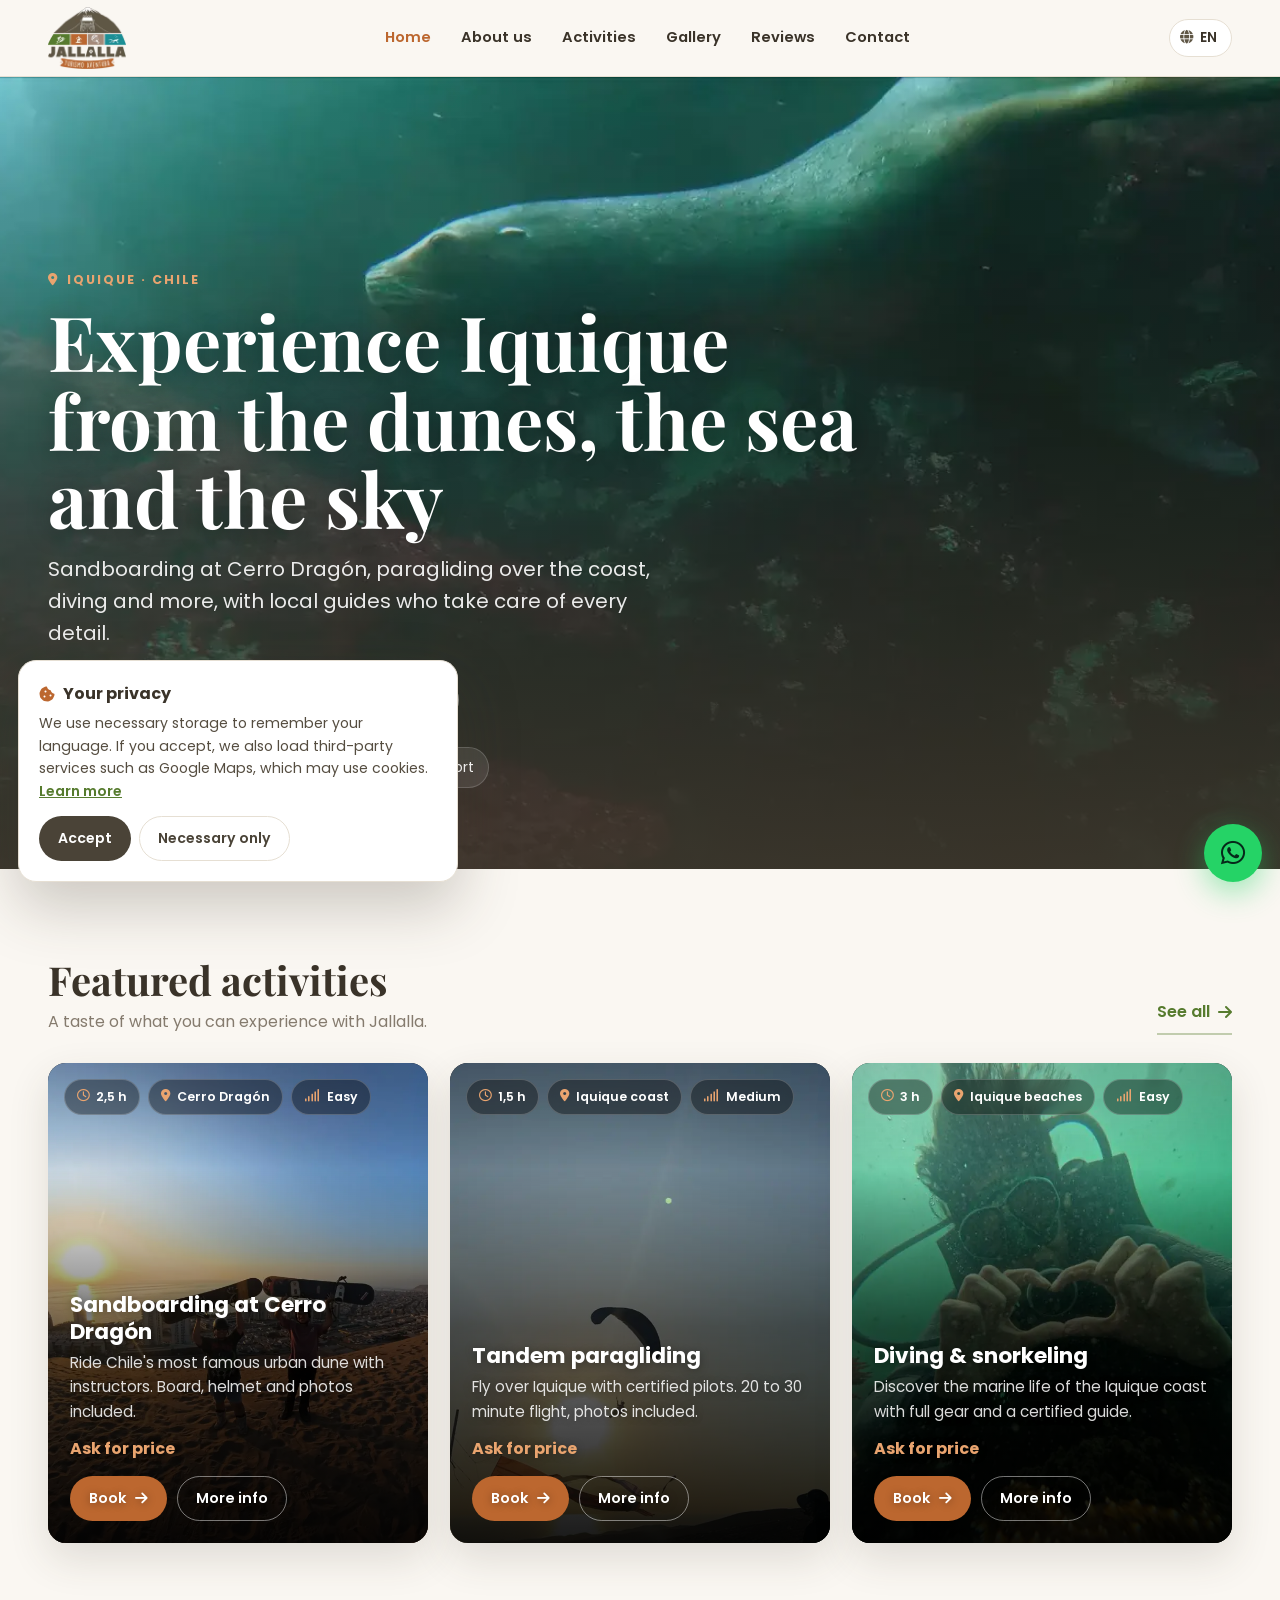
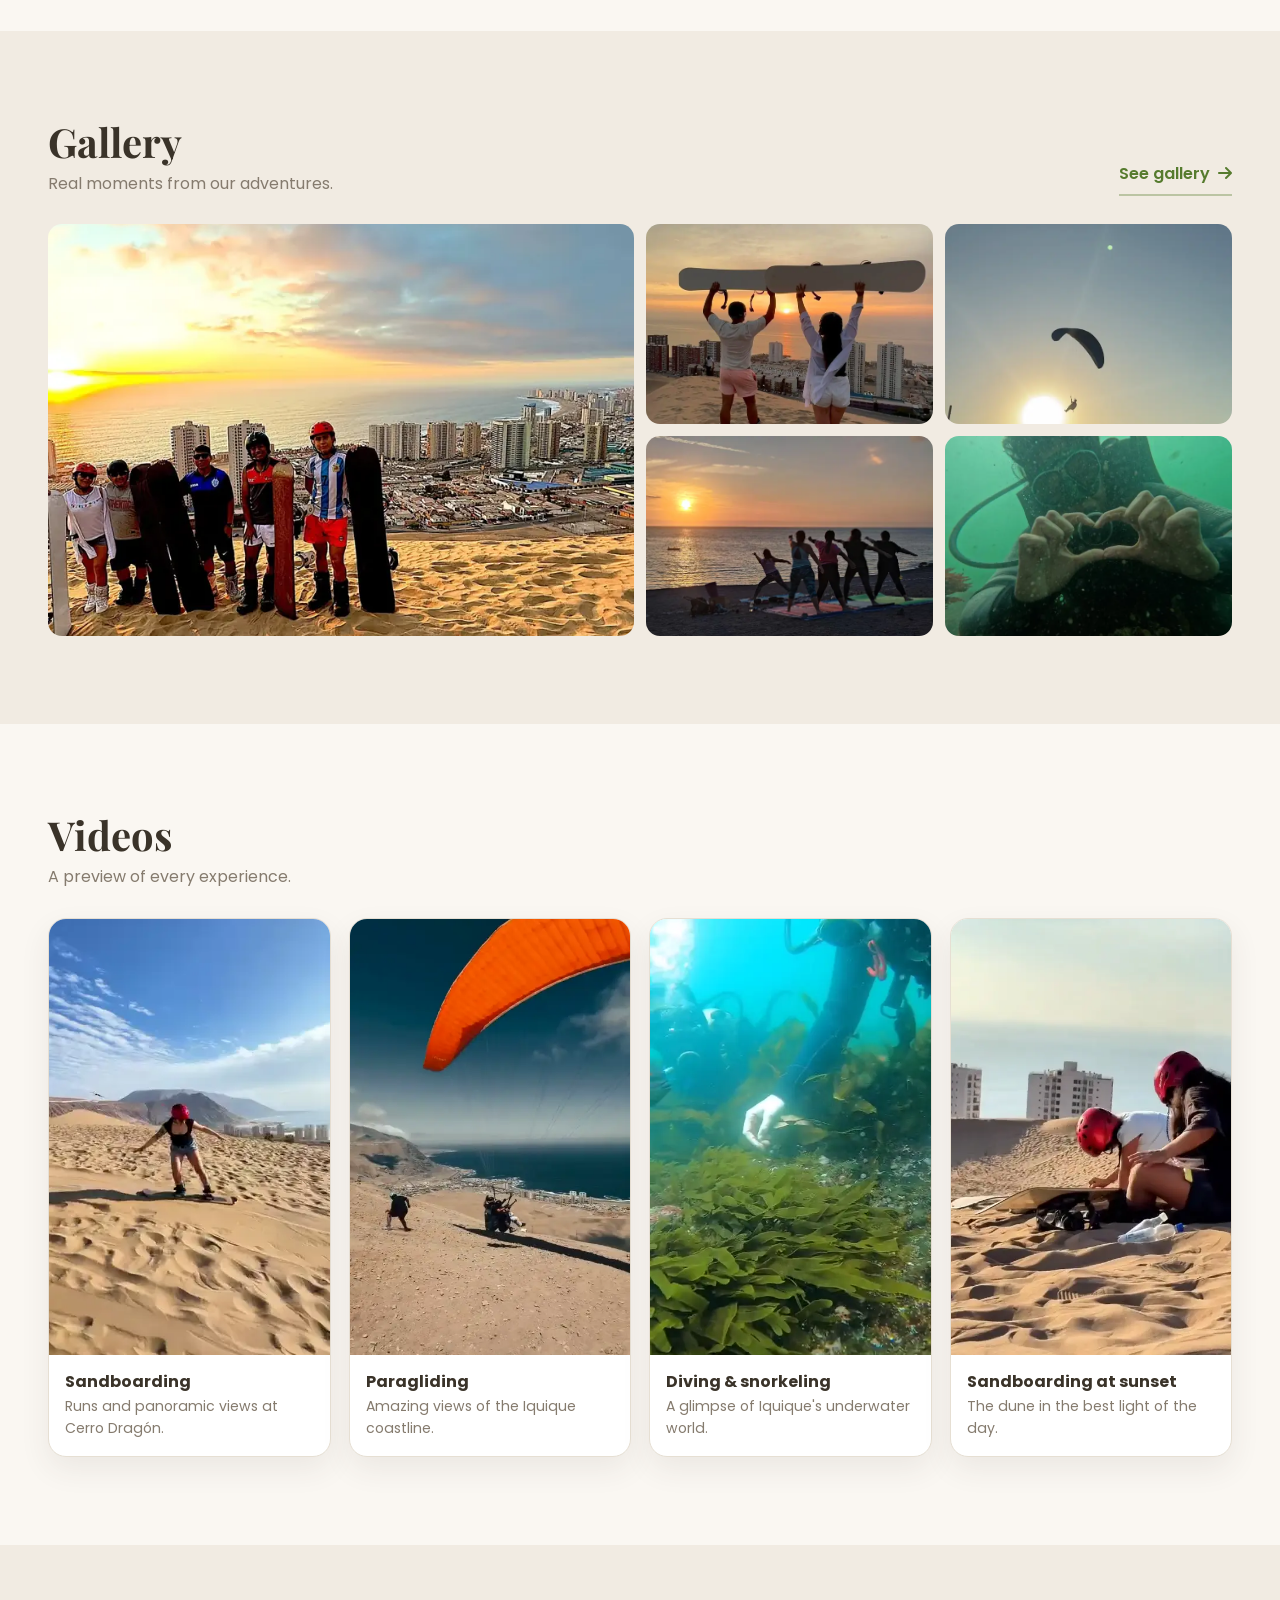
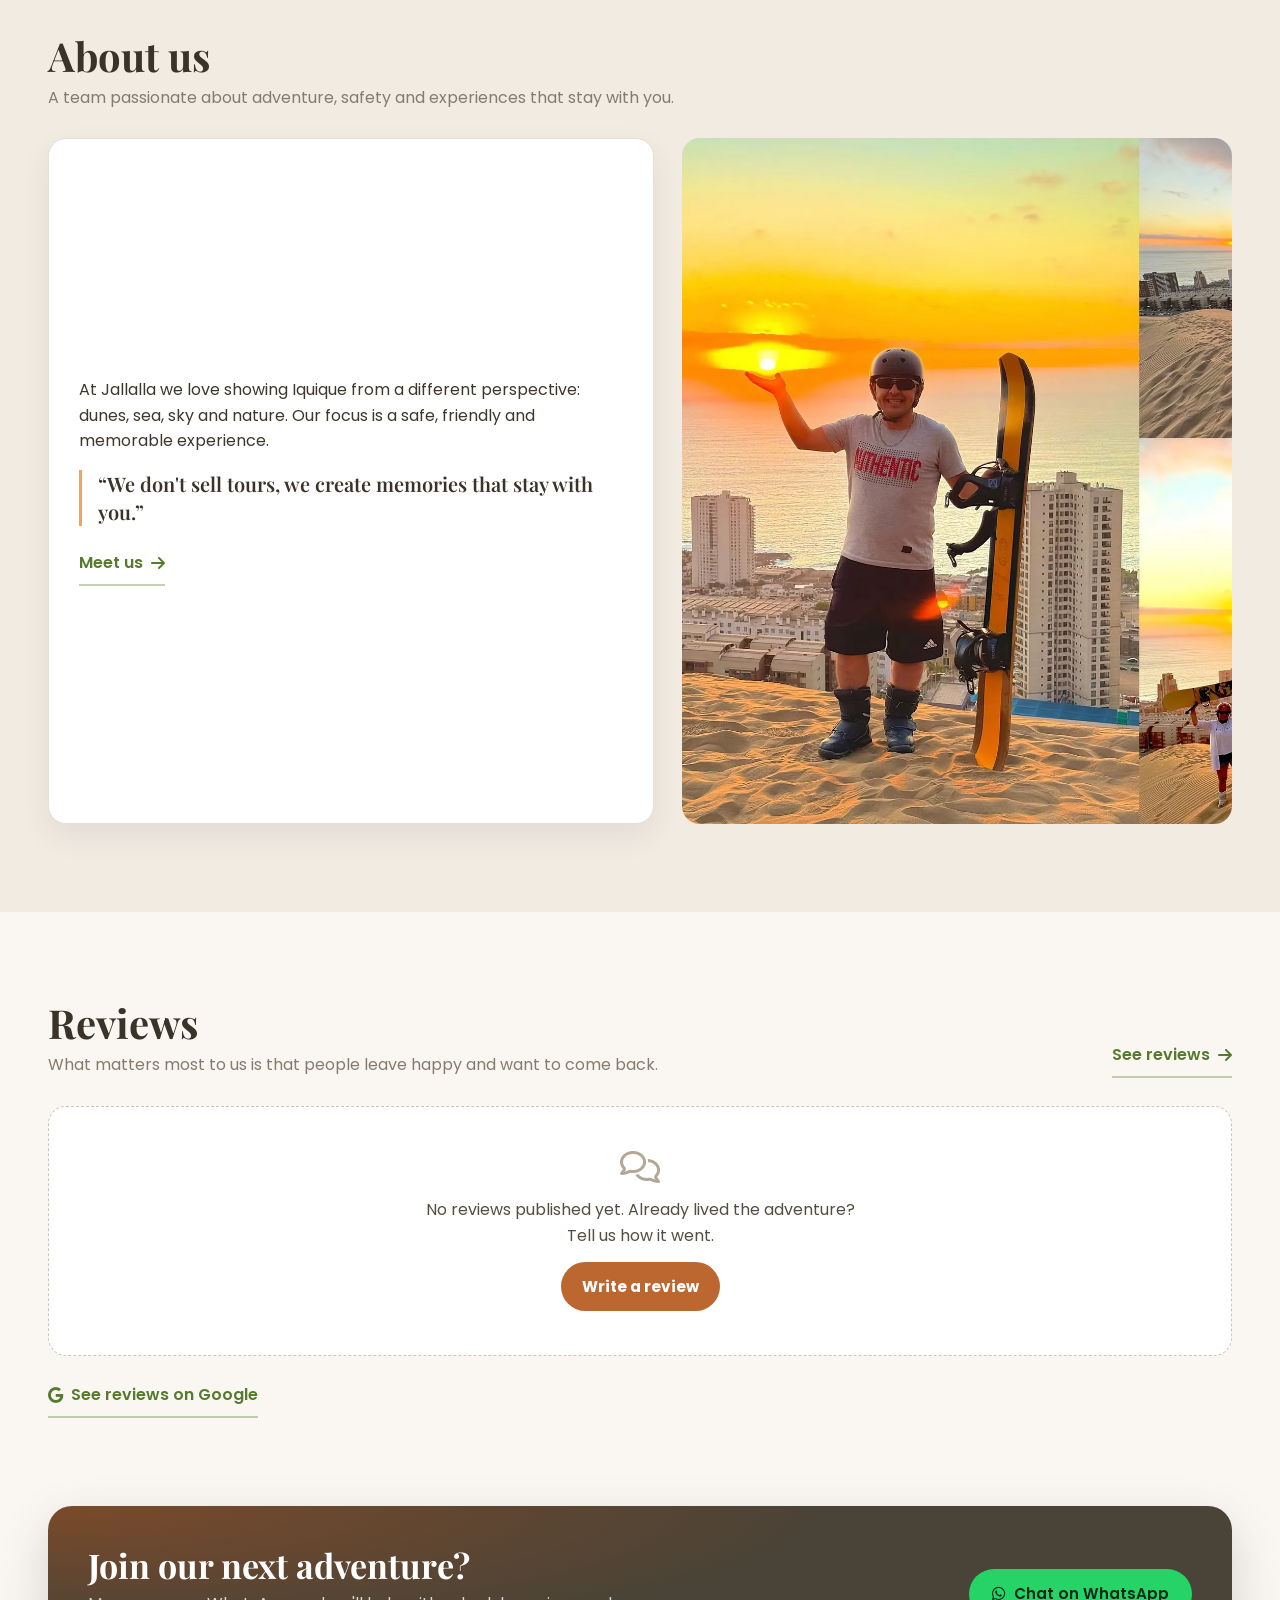
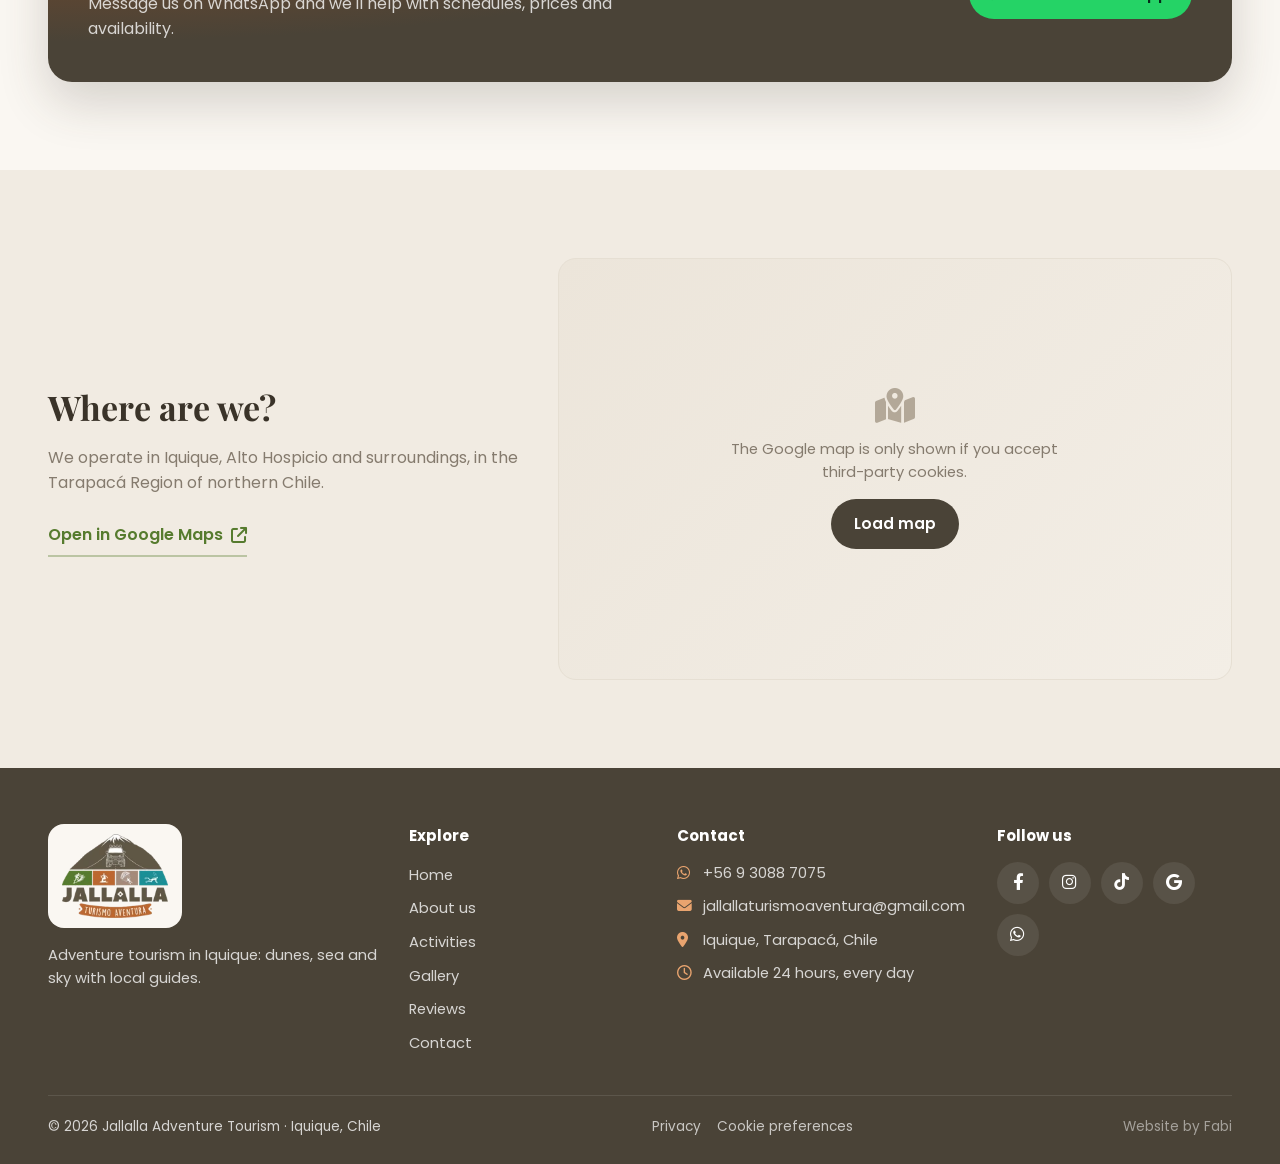
<file: index.html>
<!DOCTYPE html>
<html lang="es" data-page="index">
<head>
  <meta charset="UTF-8">
  <meta name="viewport" content="width=device-width, initial-scale=1.0">
  <title>Jallalla Turismo Aventura | Sandboard, parapente y buceo en Iquique</title>
  <meta name="description" content="Sandboard en el Cerro Dragón, parapente, buceo, rappel y yoga en Iquique, Chile. Guías locales, seguridad y reservas por WhatsApp las 24 horas.">
  <meta name="robots" content="index, follow">
  <meta name="theme-color" content="#faf7f2">

  <meta property="og:type" content="website">
  <meta property="og:site_name" content="Jallalla Turismo Aventura">
  <meta property="og:locale" content="es_CL">
  <meta property="og:locale:alternate" content="en_US">
  <meta property="og:title" content="Jallalla Turismo Aventura | Sandboard, parapente y buceo en Iquique">
  <meta property="og:description" content="Sandboard en el Cerro Dragón, parapente, buceo, rappel y yoga en Iquique, Chile. Guías locales, seguridad y reservas por WhatsApp las 24 horas.">
  <meta name="twitter:card" content="summary_large_image">
  <meta name="twitter:title" content="Jallalla Turismo Aventura | Sandboard, parapente y buceo en Iquique">
  <meta name="twitter:description" content="Sandboard en el Cerro Dragón, parapente, buceo, rappel y yoga en Iquique, Chile. Guías locales, seguridad y reservas por WhatsApp las 24 horas.">
  <!-- SEO:START -->
  <script type="application/ld+json">
{
  "@context": "https://schema.org",
  "@type": "TravelAgency",
  "name": "Jallalla Turismo Aventura",
  "description": "Turismo aventura en Iquique: sandboard en el Cerro Dragón, parapente biplaza, buceo y snorkel, rappel y trekking, y yoga en la playa.",
  "telephone": "+56930887075",
  "email": "jallallaturismoaventura@gmail.com",
  "address": {
    "@type": "PostalAddress",
    "addressLocality": "Iquique",
    "addressRegion": "Tarapacá",
    "addressCountry": "CL"
  },
  "areaServed": [
    "Iquique",
    "Alto Hospicio",
    "Región de Tarapacá"
  ],
  "openingHoursSpecification": {
    "@type": "OpeningHoursSpecification",
    "dayOfWeek": [
      "Monday",
      "Tuesday",
      "Wednesday",
      "Thursday",
      "Friday",
      "Saturday",
      "Sunday"
    ],
    "opens": "00:00",
    "closes": "23:59"
  },
  "knowsLanguage": [
    "es",
    "en"
  ],
  "sameAs": [
    "https://www.facebook.com/share/1BLBdyu36v/",
    "https://www.instagram.com/jallalla_turismo_aventura/",
    "https://www.tiktok.com/@jallalla.turismo",
    "https://maps.app.goo.gl/eh5QLeYA9FXDUvi17"
  ]
}
</script>
  <!-- SEO:END -->

  <link rel="icon" href="img/favicon-32.png" sizes="32x32" type="image/png">
  <link rel="icon" href="img/icon-192.png" sizes="192x192" type="image/png">
  <link rel="apple-touch-icon" href="img/apple-touch-icon.png">
  <link rel="manifest" href="site.webmanifest">

  <link rel="preload" href="fonts/poppins-latin-400-normal.woff2" as="font" type="font/woff2" crossorigin>
  <link rel="preload" href="fonts/playfair-display-latin-700-normal.woff2" as="font" type="font/woff2" crossorigin>
  <link rel="preload" href="img/posters/hero.webp" as="image">
  <link rel="stylesheet" href="vendor/fontawesome/css/all.min.css">
  <link rel="stylesheet" href="css/style.css">
</head>
<body>
<a class="skip-link" href="#main" data-t="skip">Saltar al contenido</a>

<header class="site-header">
  <div class="container header-inner">
    <a class="brand" href="index.html">
      <img src="img/logo-160.webp" srcset="img/logo-160.webp 1x, img/logo-320.webp 2x" width="160" height="127" alt="Jallalla Turismo Aventura">
    </a>

    <nav aria-label="Principal">
      <ul class="nav-links" id="navLinks">
        <li><a href="index.html" data-t="nav.home" class="active" aria-current="page">Inicio</a></li>
        <li><a href="about.html" data-t="nav.about">Nosotros</a></li>
        <li><a href="activities.html" data-t="nav.activities">Actividades</a></li>
        <li><a href="gallery.html" data-t="nav.gallery">Galería</a></li>
        <li><a href="reviews.html" data-t="nav.reviews">Reseñas</a></li>
        <li><a href="contact.html" data-t="nav.contact">Contacto</a></li>
      </ul>
    </nav>

    <div class="header-tools">
      <label class="lang-switch">
        <span class="sr-only" data-t="lang.label">Idioma</span>
        <i class="fa-solid fa-globe" aria-hidden="true"></i>
        <select id="language">
          <option value="es">ES</option>
          <option value="en">EN</option>
        </select>
      </label>
      <button class="menu-toggle" id="menuToggle" type="button" aria-expanded="false" aria-controls="navLinks" aria-label="Abrir menú" data-t-aria="menu.open">
        <i class="fa-solid fa-bars" aria-hidden="true"></i>
      </button>
    </div>
  </div>
</header>

<main id="main">

<section class="home-hero">
  <video autoplay muted loop playsinline preload="metadata" poster="img/posters/hero.webp" aria-hidden="true">
    <source src="videos/hero.mp4" type="video/mp4">
  </video>
  <div class="container">
    <span class="eyebrow"><i class="fa-solid fa-location-dot" aria-hidden="true"></i> <span data-t="index.eyebrow">Iquique · Chile</span></span>
    <h1 data-t="index.heroTitle">Vive Iquique desde la duna, el mar y el aire</h1>
    <p data-t="index.heroText">Sandboard en el Cerro Dragón, parapente sobre la costa, buceo y más, con guías locales que cuidan cada detalle.</p>
    <div class="hero-actions">
      <a class="btn btn-gold" href="#actividades"><span data-t="index.heroCta">Ver actividades</span> <i class="fa-solid fa-arrow-down" aria-hidden="true"></i></a>
      <a class="btn btn-outline" data-wa href="#"><i class="fa-brands fa-whatsapp" aria-hidden="true"></i> <span data-t="index.heroWa">Reservar por WhatsApp</span></a>
    </div>
    <div class="badges">
      <span class="badge"><i class="fa-solid fa-user-group" aria-hidden="true"></i> <span data-t="index.trust1">Guías locales</span></span>
      <span class="badge"><i class="fa-solid fa-shield-heart" aria-hidden="true"></i> <span data-t="index.trust2">Seguridad primero</span></span>
      <span class="badge"><i class="fa-regular fa-clock" aria-hidden="true"></i> <span data-t="index.trust3">Atención 24 h</span></span>
    </div>
  </div>
</section>

<section class="section" id="actividades">
  <div class="container">
    <div class="section-top">
      <div>
        <h2 class="section-title" data-t="index.featTitle">Actividades destacadas</h2>
        <p class="section-lead" data-t="index.featLead">Una muestra de lo que puedes vivir con Jallalla.</p>
      </div>
      <a class="link-arrow" href="activities.html"><span data-t="index.featAll">Ver todas</span> <i class="fa-solid fa-arrow-right" aria-hidden="true"></i></a>
    </div>
    <div class="cards">
      <article class="card">
        <div class="card-img"><img src="img/gallery/thumbs/sandboard.webp" alt="Sandboard en el Cerro Dragón" data-t-alt="act.sandboard.title" loading="lazy" decoding="async"></div>
        <div class="card-meta">
          <span class="chip"><i class="fa-regular fa-clock" aria-hidden="true"></i> 2,5 h</span>
          <span class="chip"><i class="fa-solid fa-location-dot" aria-hidden="true"></i> <span data-t="place.cerro">Cerro Dragón</span></span>
          <span class="chip"><i class="fa-solid fa-signal" aria-hidden="true"></i> <span data-t="level.easy">Fácil</span></span>
        </div>
        <div class="card-body">
          <h3 data-t="act.sandboard.title">Sandboard en el Cerro Dragón</h3>
          <p data-t="act.sandboard.desc">Deslízate por la duna urbana más famosa de Chile con instructores. Incluye tabla, casco y fotos.</p>
          <span class="card-price" data-price="sandboard">Consultar precio</span>
          <div class="card-actions">
            <a class="btn btn-gold" data-wa="sandboard" href="#"><span data-t="btn.book">Reservar</span> <i class="fa-solid fa-arrow-right" aria-hidden="true"></i></a>
            <a class="btn btn-outline" href="activities.html" data-t="btn.info">Más info</a>
          </div>
        </div>
      </article>
      <article class="card">
        <div class="card-img"><img src="img/gallery/thumbs/parapente.webp" alt="Parapente biplaza" data-t-alt="act.parapente.title" loading="lazy" decoding="async"></div>
        <div class="card-meta">
          <span class="chip"><i class="fa-regular fa-clock" aria-hidden="true"></i> 1,5 h</span>
          <span class="chip"><i class="fa-solid fa-location-dot" aria-hidden="true"></i> <span data-t="place.costa">Costa de Iquique</span></span>
          <span class="chip"><i class="fa-solid fa-signal" aria-hidden="true"></i> <span data-t="level.medium">Medio</span></span>
        </div>
        <div class="card-body">
          <h3 data-t="act.parapente.title">Parapente biplaza</h3>
          <p data-t="act.parapente.desc">Vuela sobre Iquique con pilotos certificados. Vuelo de 20 a 30 minutos con fotos incluidas.</p>
          <span class="card-price" data-price="parapente">Consultar precio</span>
          <div class="card-actions">
            <a class="btn btn-gold" data-wa="parapente" href="#"><span data-t="btn.book">Reservar</span> <i class="fa-solid fa-arrow-right" aria-hidden="true"></i></a>
            <a class="btn btn-outline" href="activities.html" data-t="btn.info">Más info</a>
          </div>
        </div>
      </article>
      <article class="card">
        <div class="card-img"><img src="img/gallery/thumbs/buseo.webp" alt="Buceo y snorkel" data-t-alt="act.buceo.title" loading="lazy" decoding="async"></div>
        <div class="card-meta">
          <span class="chip"><i class="fa-regular fa-clock" aria-hidden="true"></i> 3 h</span>
          <span class="chip"><i class="fa-solid fa-location-dot" aria-hidden="true"></i> <span data-t="place.playas">Playas de Iquique</span></span>
          <span class="chip"><i class="fa-solid fa-signal" aria-hidden="true"></i> <span data-t="level.easy">Fácil</span></span>
        </div>
        <div class="card-body">
          <h3 data-t="act.buceo.title">Buceo y snorkel</h3>
          <p data-t="act.buceo.desc">Explora la vida marina de la costa de Iquique con equipo completo y guía certificado.</p>
          <span class="card-price" data-price="buceo">Consultar precio</span>
          <div class="card-actions">
            <a class="btn btn-gold" data-wa="buceo" href="#"><span data-t="btn.book">Reservar</span> <i class="fa-solid fa-arrow-right" aria-hidden="true"></i></a>
            <a class="btn btn-outline" href="activities.html" data-t="btn.info">Más info</a>
          </div>
        </div>
      </article>
    </div>
  </div>
</section>

<section class="section section-alt" id="galeria">
  <div class="container">
    <div class="section-top">
      <div>
        <h2 class="section-title" data-t="index.galTitle">Galería</h2>
        <p class="section-lead" data-t="index.galLead">Momentos reales de nuestras aventuras.</p>
      </div>
      <a class="link-arrow" href="gallery.html"><span data-t="index.galAll">Ver galería</span> <i class="fa-solid fa-arrow-right" aria-hidden="true"></i></a>
    </div>
    <div class="home-gallery">
      <a href="gallery.html"><img src="img/gallery/thumbs/san5.webp" alt="" loading="lazy" decoding="async"></a>
      <a href="gallery.html"><img src="img/gallery/thumbs/san2.webp" alt="" loading="lazy" decoding="async"></a>
      <a href="gallery.html"><img src="img/gallery/thumbs/parapente.webp" alt="" loading="lazy" decoding="async"></a>
      <a href="gallery.html"><img src="img/gallery/thumbs/yoga.webp" alt="" loading="lazy" decoding="async"></a>
      <a href="gallery.html"><img src="img/gallery/thumbs/buseo.webp" alt="" loading="lazy" decoding="async"></a>
    </div>
  </div>
</section>

<section class="section" id="videos">
  <div class="container">
    <div class="section-top">
      <div>
        <h2 class="section-title" data-t="index.vidTitle">Videos</h2>
        <p class="section-lead" data-t="index.vidLead">Un adelanto de cada experiencia.</p>
      </div>
    </div>
    <div class="videos">
      <div class="video-card">
        <video autoplay loop muted playsinline preload="none" poster="img/posters/sandboard.webp">
          <source src="videos/sandboard.mp4" type="video/mp4">
        </video>
        <div class="video-info">
          <h3 data-t="vid.sandboard.title">Sandboard</h3>
          <p data-t="vid.sandboard.desc">Descensos y vista panorámica en el Cerro Dragón.</p>
        </div>
      </div>
      <div class="video-card">
        <video autoplay loop muted playsinline preload="none" poster="img/posters/parapente.webp">
          <source src="videos/parapente.mp4" type="video/mp4">
        </video>
        <div class="video-info">
          <h3 data-t="vid.parapente.title">Parapente</h3>
          <p data-t="vid.parapente.desc">Vistas increíbles del borde costero de Iquique.</p>
        </div>
      </div>
      <div class="video-card">
        <video autoplay loop muted playsinline preload="none" poster="img/posters/buceo.webp">
          <source src="videos/buceo.mp4" type="video/mp4">
        </video>
        <div class="video-info">
          <h3 data-t="vid.buceo.title">Buceo y snorkel</h3>
          <p data-t="vid.buceo.desc">Un vistazo al mundo submarino de Iquique.</p>
        </div>
      </div>
      <div class="video-card">
        <video autoplay loop muted playsinline preload="none" poster="img/posters/sandboard-atardecer.webp">
          <source src="videos/sandboard-atardecer.mp4" type="video/mp4">
        </video>
        <div class="video-info">
          <h3 data-t="vid.sandboard2.title">Sandboard al atardecer</h3>
          <p data-t="vid.sandboard2.desc">La duna con la mejor luz del día.</p>
        </div>
      </div>
    </div>
  </div>
</section>

<section class="section section-alt" id="nosotros">
  <div class="container">
    <div class="section-top">
      <div>
        <h2 class="section-title" data-t="index.aboutTitle">Sobre nosotros</h2>
        <p class="section-lead" data-t="index.aboutLead">Un equipo apasionado por la aventura, la seguridad y las experiencias que se quedan contigo.</p>
      </div>
    </div>
    <div class="about-mini">
      <div class="box">
        <p data-t="index.aboutBody">En Jallalla nos encanta mostrar Iquique desde otra perspectiva: dunas, mar, aire y naturaleza. Nuestro foco es que vivas una experiencia segura, cercana y memorable.</p>
        <p class="quote" data-t="quote">“No vendemos tours, creamos recuerdos que se quedan contigo.”</p>
        <a class="link-arrow" href="about.html" style="align-self:flex-start"><span data-t="index.aboutMore">Conócenos</span> <i class="fa-solid fa-arrow-right" aria-hidden="true"></i></a>
      </div>
      <img src="img/gallery/full/san6.webp" alt="Cliente con su tabla de sandboard en el Cerro Dragón al atardecer" loading="lazy" decoding="async">
    </div>
  </div>
</section>

<section class="section" id="resenas">
  <div class="container">
    <div class="section-top">
      <div>
        <h2 class="section-title" data-t="index.revTitle">Reseñas</h2>
        <p class="section-lead" data-t="index.revLead">Lo que más nos importa es que la gente se vaya feliz y quiera volver.</p>
      </div>
      <a class="link-arrow" href="reviews.html"><span data-t="index.revAll">Ver reseñas</span> <i class="fa-solid fa-arrow-right" aria-hidden="true"></i></a>
    </div>
    <div class="home-reviews" id="homeReviews" aria-live="polite"></div>
    <p class="google-reviews-row"><a class="link-arrow" data-link="googleMaps" href="#"><i class="fa-brands fa-google" aria-hidden="true"></i> <span data-t="rv.googleSee">Ver reseñas en Google</span></a></p>
  </div>
</section>

<section class="section" style="padding-top:0">
  <div class="container">
    <div class="cta-band">
      <div>
        <h2 data-t="index.ctaTitle">¿Te sumas a la próxima aventura?</h2>
        <p data-t="index.ctaText">Escríbenos por WhatsApp y te ayudamos con horarios, precios y disponibilidad.</p>
      </div>
      <a class="btn btn-wa" data-wa href="#"><i class="fa-brands fa-whatsapp" aria-hidden="true"></i> <span data-t="index.ctaBtn">Hablar por WhatsApp</span></a>
    </div>
  </div>
</section>

<section class="section section-alt" id="ubicacion">
  <div class="container location">
    <div>
      <h2 data-t="loc.title">¿Dónde estamos?</h2>
      <p data-t="loc.text">Operamos en Iquique, Alto Hospicio y alrededores, en la Región de Tarapacá, norte de Chile.</p>
      <a class="link-arrow" data-link="maps" href="#"><span data-t="map.open">Abrir en Google Maps</span> <i class="fa-solid fa-arrow-up-right-from-square" aria-hidden="true"></i></a>
    </div>
    <div class="map-box" data-map></div>
  </div>
</section>

</main>

<footer class="site-footer">
  <div class="container">
    <div class="footer-grid">
      <div>
        <a class="brand" href="index.html">
          <img src="img/logo-160.webp" srcset="img/logo-160.webp 1x, img/logo-320.webp 2x" width="160" height="127" alt="Jallalla Turismo Aventura" loading="lazy">
        </a>
        <p data-t="footer.tagline">Turismo aventura en Iquique: dunas, mar y aire con guías locales.</p>
      </div>

      <div>
        <h3 data-t="footer.explore">Explora</h3>
        <ul class="footer-links">
          <li><a href="index.html" data-t="nav.home">Inicio</a></li>
          <li><a href="about.html" data-t="nav.about">Nosotros</a></li>
          <li><a href="activities.html" data-t="nav.activities">Actividades</a></li>
          <li><a href="gallery.html" data-t="nav.gallery">Galería</a></li>
          <li><a href="reviews.html" data-t="nav.reviews">Reseñas</a></li>
          <li><a href="contact.html" data-t="nav.contact">Contacto</a></li>
        </ul>
      </div>

      <div>
        <h3 data-t="footer.contact">Contacto</h3>
        <div class="footer-contact">
          <a data-wa href="#"><i class="fa-brands fa-whatsapp" aria-hidden="true"></i> <span data-config="phoneDisplay"></span></a>
          <a data-link="email" href="#"><i class="fa-solid fa-envelope" aria-hidden="true"></i> <span data-config="email"></span></a>
          <span><i class="fa-solid fa-location-dot" aria-hidden="true"></i> Iquique, Tarapacá, Chile</span>
          <span><i class="fa-regular fa-clock" aria-hidden="true"></i> <span data-t="footer.hours">Atención las 24 horas, todos los días</span></span>
        </div>
      </div>

      <div>
        <h3 data-t="footer.follow">Síguenos</h3>
        <div class="socials">
          <a data-link="facebook" href="#" aria-label="Facebook"><i class="fa-brands fa-facebook-f" aria-hidden="true"></i></a>
          <a data-link="instagram" href="#" aria-label="Instagram"><i class="fa-brands fa-instagram" aria-hidden="true"></i></a>
          <a data-link="tiktok" href="#" aria-label="TikTok"><i class="fa-brands fa-tiktok" aria-hidden="true"></i></a>
          <a data-link="googleMaps" href="#" aria-label="Google Maps"><i class="fa-brands fa-google" aria-hidden="true"></i></a>
          <a data-wa href="#" aria-label="WhatsApp"><i class="fa-brands fa-whatsapp" aria-hidden="true"></i></a>
        </div>
      </div>
    </div>

    <div class="footer-bottom">
      <span data-t="footer.rights">© 2026 Jallalla Turismo Aventura · Iquique, Chile</span>
      <nav aria-label="Legal">
        <a href="privacidad.html" data-t="footer.privacy">Privacidad</a>
        <button type="button" data-cookie-prefs data-t="footer.cookies">Preferencias de cookies</button>
      </nav>
      <span class="footer-by" data-t="footer.by">Sitio desarrollado por Fabi</span>
    </div>
  </div>
</footer>

<script src="js/config.js"></script>
<script src="js/i18n.js"></script>
<script src="main.js"></script>
<script src="js/reviews.js"></script>
</body>
</html>
</file>
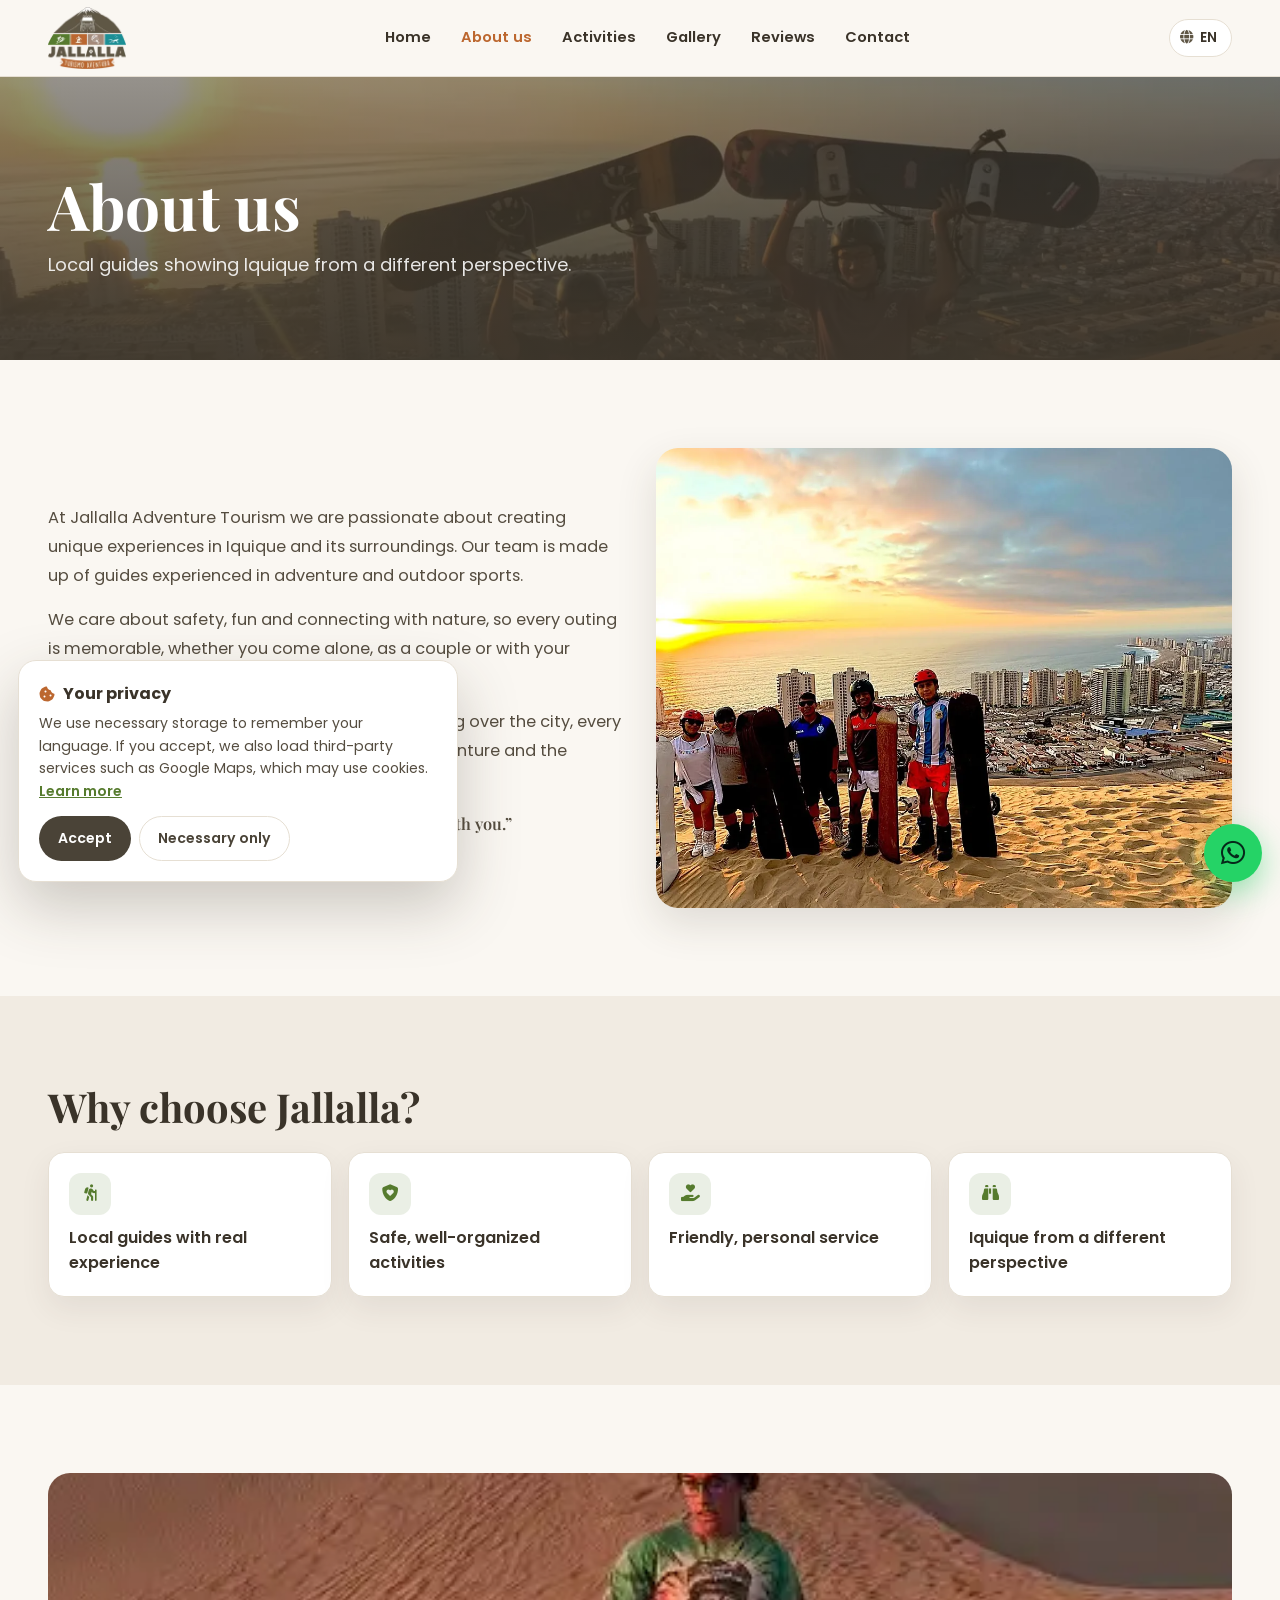
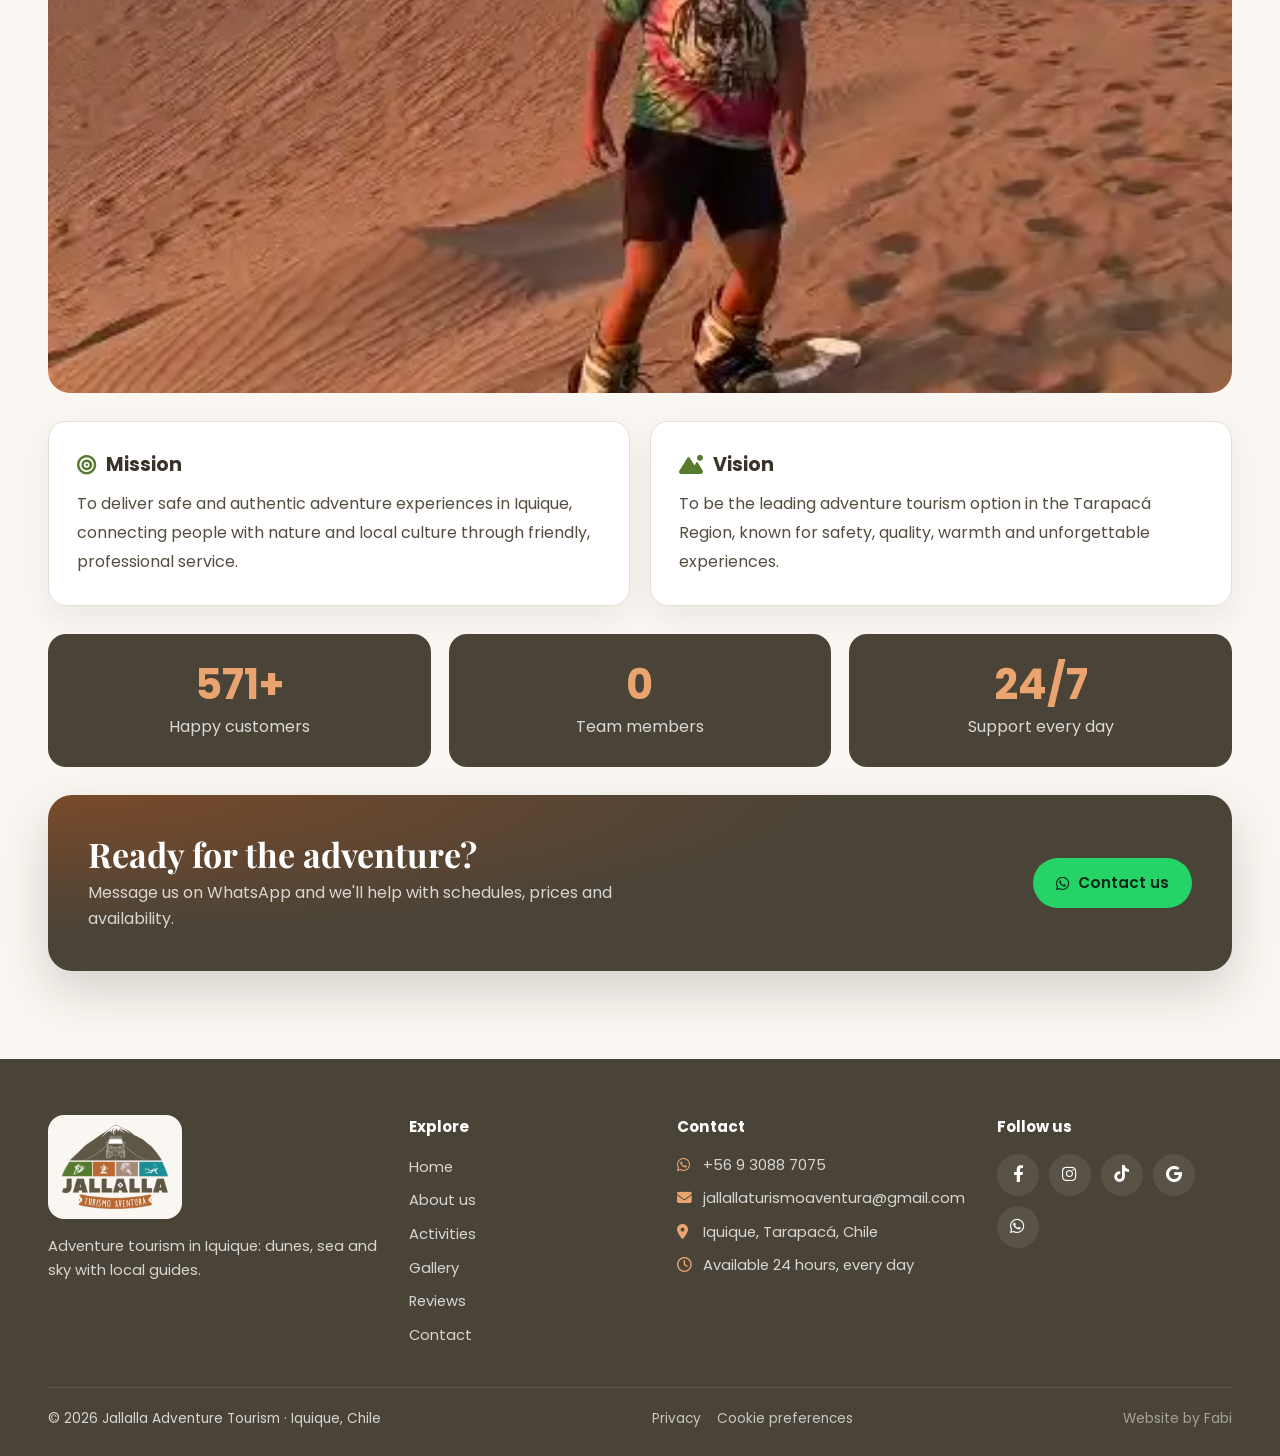
<file: about.html>
<!DOCTYPE html>
<html lang="es" data-page="about">
<head>
  <meta charset="UTF-8">
  <meta name="viewport" content="width=device-width, initial-scale=1.0">
  <title>Sobre nosotros | Jallalla Turismo Aventura</title>
  <meta name="description" content="Conoce a Jallalla Turismo Aventura: guías locales en Iquique que combinan seguridad, naturaleza y experiencias memorables.">
  <meta name="robots" content="index, follow">
  <meta name="theme-color" content="#faf7f2">

  <meta property="og:type" content="website">
  <meta property="og:site_name" content="Jallalla Turismo Aventura">
  <meta property="og:locale" content="es_CL">
  <meta property="og:locale:alternate" content="en_US">
  <meta property="og:title" content="Sobre nosotros | Jallalla Turismo Aventura">
  <meta property="og:description" content="Conoce a Jallalla Turismo Aventura: guías locales en Iquique que combinan seguridad, naturaleza y experiencias memorables.">
  <meta name="twitter:card" content="summary_large_image">
  <meta name="twitter:title" content="Sobre nosotros | Jallalla Turismo Aventura">
  <meta name="twitter:description" content="Conoce a Jallalla Turismo Aventura: guías locales en Iquique que combinan seguridad, naturaleza y experiencias memorables.">
  <!-- SEO:START -->
  <!-- SEO:END -->

  <link rel="icon" href="img/favicon-32.png" sizes="32x32" type="image/png">
  <link rel="icon" href="img/icon-192.png" sizes="192x192" type="image/png">
  <link rel="apple-touch-icon" href="img/apple-touch-icon.png">
  <link rel="manifest" href="site.webmanifest">

  <link rel="preload" href="fonts/poppins-latin-400-normal.woff2" as="font" type="font/woff2" crossorigin>
  <link rel="preload" href="fonts/playfair-display-latin-700-normal.woff2" as="font" type="font/woff2" crossorigin>
  <link rel="stylesheet" href="vendor/fontawesome/css/all.min.css">
  <link rel="stylesheet" href="css/style.css">
</head>
<body>
<a class="skip-link" href="#main" data-t="skip">Saltar al contenido</a>

<header class="site-header">
  <div class="container header-inner">
    <a class="brand" href="index.html">
      <img src="img/logo-160.webp" srcset="img/logo-160.webp 1x, img/logo-320.webp 2x" width="160" height="127" alt="Jallalla Turismo Aventura">
    </a>

    <nav aria-label="Principal">
      <ul class="nav-links" id="navLinks">
        <li><a href="index.html" data-t="nav.home">Inicio</a></li>
        <li><a href="about.html" data-t="nav.about" class="active" aria-current="page">Nosotros</a></li>
        <li><a href="activities.html" data-t="nav.activities">Actividades</a></li>
        <li><a href="gallery.html" data-t="nav.gallery">Galería</a></li>
        <li><a href="reviews.html" data-t="nav.reviews">Reseñas</a></li>
        <li><a href="contact.html" data-t="nav.contact">Contacto</a></li>
      </ul>
    </nav>

    <div class="header-tools">
      <label class="lang-switch">
        <span class="sr-only" data-t="lang.label">Idioma</span>
        <i class="fa-solid fa-globe" aria-hidden="true"></i>
        <select id="language">
          <option value="es">ES</option>
          <option value="en">EN</option>
        </select>
      </label>
      <button class="menu-toggle" id="menuToggle" type="button" aria-expanded="false" aria-controls="navLinks" aria-label="Abrir menú" data-t-aria="menu.open">
        <i class="fa-solid fa-bars" aria-hidden="true"></i>
      </button>
    </div>
  </div>
</header>

<section class="page-hero " style="background-image:url(img/gallery/full/sandboard.webp)">
  <div class="container">
    <h1 data-t="about.title">Sobre nosotros</h1>
    <p data-t="about.lead">Guías locales que muestran Iquique desde otra perspectiva.</p>
  </div>
</section>

<main id="main">
<section class="section">
  <div class="container about-grid">
    <div class="prose">
      <p data-t="about.p1">En Jallalla Turismo Aventura nos apasiona brindar experiencias únicas en Iquique y sus alrededores. Nuestro equipo está formado por guías con experiencia en deportes de aventura y actividades al aire libre.</p>
      <p data-t="about.p2">Nos preocupamos por la seguridad, la diversión y la conexión con la naturaleza, para que cada salida sea memorable, sola, en pareja o en familia.</p>
      <p data-t="about.p3">Desde sandboard en el Cerro Dragón hasta parapente sobre la ciudad, cada actividad está pensada para que disfrutes al máximo la aventura y la belleza de nuestra región.</p>
      <p class="quote" data-t="quote">“No vendemos tours, creamos recuerdos que se quedan contigo.”</p>
    </div>
    <img src="img/gallery/full/san5.webp" alt="Equipo y clientes de Jallalla en la cima del Cerro Dragón" loading="lazy" decoding="async">
  </div>
</section>

<section class="section section-alt">
  <div class="container">
    <h2 class="section-title" data-t="about.whyTitle">¿Por qué elegir Jallalla?</h2>
    <ul class="why">
        <li><i class="fa-solid fa-person-hiking" aria-hidden="true"></i> <span data-t="about.why1">Guías locales con experiencia real</span></li>
        <li><i class="fa-solid fa-shield-heart" aria-hidden="true"></i> <span data-t="about.why2">Actividades seguras y bien organizadas</span></li>
        <li><i class="fa-solid fa-hand-holding-heart" aria-hidden="true"></i> <span data-t="about.why3">Atención cercana y personalizada</span></li>
        <li><i class="fa-solid fa-binoculars" aria-hidden="true"></i> <span data-t="about.why4">Iquique desde otra perspectiva</span></li>
    </ul>
  </div>
</section>

<section class="section">
  <div class="container" style="display:grid;gap:28px">
    <div class="about-video">
      <video autoplay loop muted playsinline preload="none" poster="img/posters/nosotros.webp" aria-hidden="true">
        <source src="videos/nosotros.mp4" type="video/mp4">
      </video>
    </div>
    <div class="mv">
      <div class="mv-card">
        <h3><i class="fa-solid fa-bullseye" aria-hidden="true"></i> <span data-t="about.missionTitle">Misión</span></h3>
        <p data-t="about.mission">Entregar experiencias de aventura seguras y auténticas en Iquique, conectando a las personas con la naturaleza y la cultura local mediante un servicio cercano y profesional.</p>
      </div>
      <div class="mv-card">
        <h3><i class="fa-solid fa-mountain-sun" aria-hidden="true"></i> <span data-t="about.visionTitle">Visión</span></h3>
        <p data-t="about.vision">Ser la alternativa referente de turismo aventura en la Región de Tarapacá, reconocida por su seguridad, calidad, calidez humana y experiencias inolvidables.</p>
      </div>
    </div>
    <div class="stats">
      <div class="stat"><span class="stat-num" data-count="1200" data-suffix="+">1.200+</span><span data-t="about.stat1">Clientes felices</span></div>
      <div class="stat"><span class="stat-num" data-count="2">2</span><span data-t="about.stat2">Personas en el equipo</span></div>
      <div class="stat"><span class="stat-num">24/7</span><span data-t="about.stat3">Atención todos los días</span></div>
    </div>
    
    <div class="cta-band">
      <div>
        <h2 data-t="about.ctaText">¿Listo para vivir la aventura?</h2>
        <p data-t="index.ctaText">Escríbenos por WhatsApp y te ayudamos con horarios, precios y disponibilidad.</p>
      </div>
      <a class="btn btn-wa" data-wa href="#"><i class="fa-brands fa-whatsapp" aria-hidden="true"></i> <span data-t="about.ctaBtn">Contáctanos</span></a>
    </div>
  </div>
</section>
</main>

<footer class="site-footer">
  <div class="container">
    <div class="footer-grid">
      <div>
        <a class="brand" href="index.html">
          <img src="img/logo-160.webp" srcset="img/logo-160.webp 1x, img/logo-320.webp 2x" width="160" height="127" alt="Jallalla Turismo Aventura" loading="lazy">
        </a>
        <p data-t="footer.tagline">Turismo aventura en Iquique: dunas, mar y aire con guías locales.</p>
      </div>

      <div>
        <h3 data-t="footer.explore">Explora</h3>
        <ul class="footer-links">
          <li><a href="index.html" data-t="nav.home">Inicio</a></li>
          <li><a href="about.html" data-t="nav.about">Nosotros</a></li>
          <li><a href="activities.html" data-t="nav.activities">Actividades</a></li>
          <li><a href="gallery.html" data-t="nav.gallery">Galería</a></li>
          <li><a href="reviews.html" data-t="nav.reviews">Reseñas</a></li>
          <li><a href="contact.html" data-t="nav.contact">Contacto</a></li>
        </ul>
      </div>

      <div>
        <h3 data-t="footer.contact">Contacto</h3>
        <div class="footer-contact">
          <a data-wa href="#"><i class="fa-brands fa-whatsapp" aria-hidden="true"></i> <span data-config="phoneDisplay"></span></a>
          <a data-link="email" href="#"><i class="fa-solid fa-envelope" aria-hidden="true"></i> <span data-config="email"></span></a>
          <span><i class="fa-solid fa-location-dot" aria-hidden="true"></i> Iquique, Tarapacá, Chile</span>
          <span><i class="fa-regular fa-clock" aria-hidden="true"></i> <span data-t="footer.hours">Atención las 24 horas, todos los días</span></span>
        </div>
      </div>

      <div>
        <h3 data-t="footer.follow">Síguenos</h3>
        <div class="socials">
          <a data-link="facebook" href="#" aria-label="Facebook"><i class="fa-brands fa-facebook-f" aria-hidden="true"></i></a>
          <a data-link="instagram" href="#" aria-label="Instagram"><i class="fa-brands fa-instagram" aria-hidden="true"></i></a>
          <a data-link="tiktok" href="#" aria-label="TikTok"><i class="fa-brands fa-tiktok" aria-hidden="true"></i></a>
          <a data-link="googleMaps" href="#" aria-label="Google Maps"><i class="fa-brands fa-google" aria-hidden="true"></i></a>
          <a data-wa href="#" aria-label="WhatsApp"><i class="fa-brands fa-whatsapp" aria-hidden="true"></i></a>
        </div>
      </div>
    </div>

    <div class="footer-bottom">
      <span data-t="footer.rights">© 2026 Jallalla Turismo Aventura · Iquique, Chile</span>
      <nav aria-label="Legal">
        <a href="privacidad.html" data-t="footer.privacy">Privacidad</a>
        <button type="button" data-cookie-prefs data-t="footer.cookies">Preferencias de cookies</button>
      </nav>
      <span class="footer-by" data-t="footer.by">Sitio desarrollado por Fabi</span>
    </div>
  </div>
</footer>

<script src="js/config.js"></script>
<script src="js/i18n.js"></script>
<script src="main.js"></script>
</body>
</html>
</file>
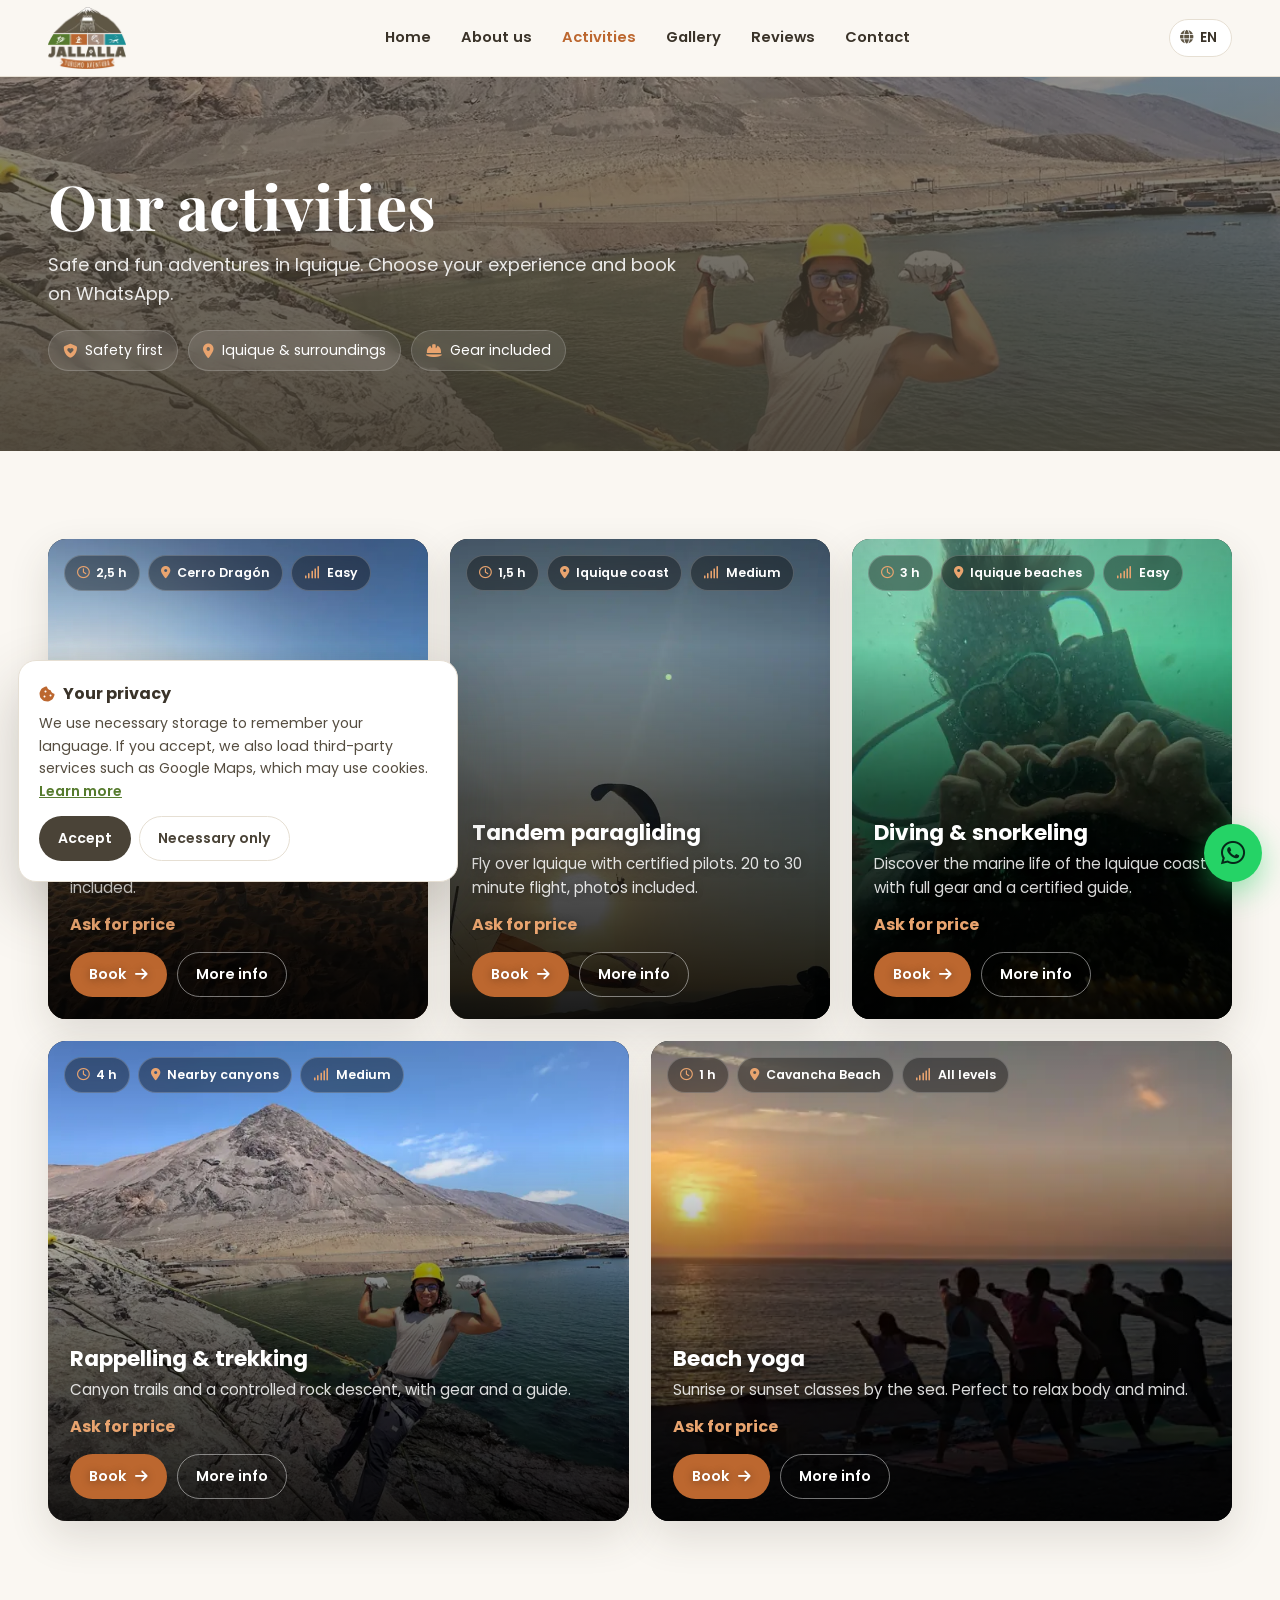
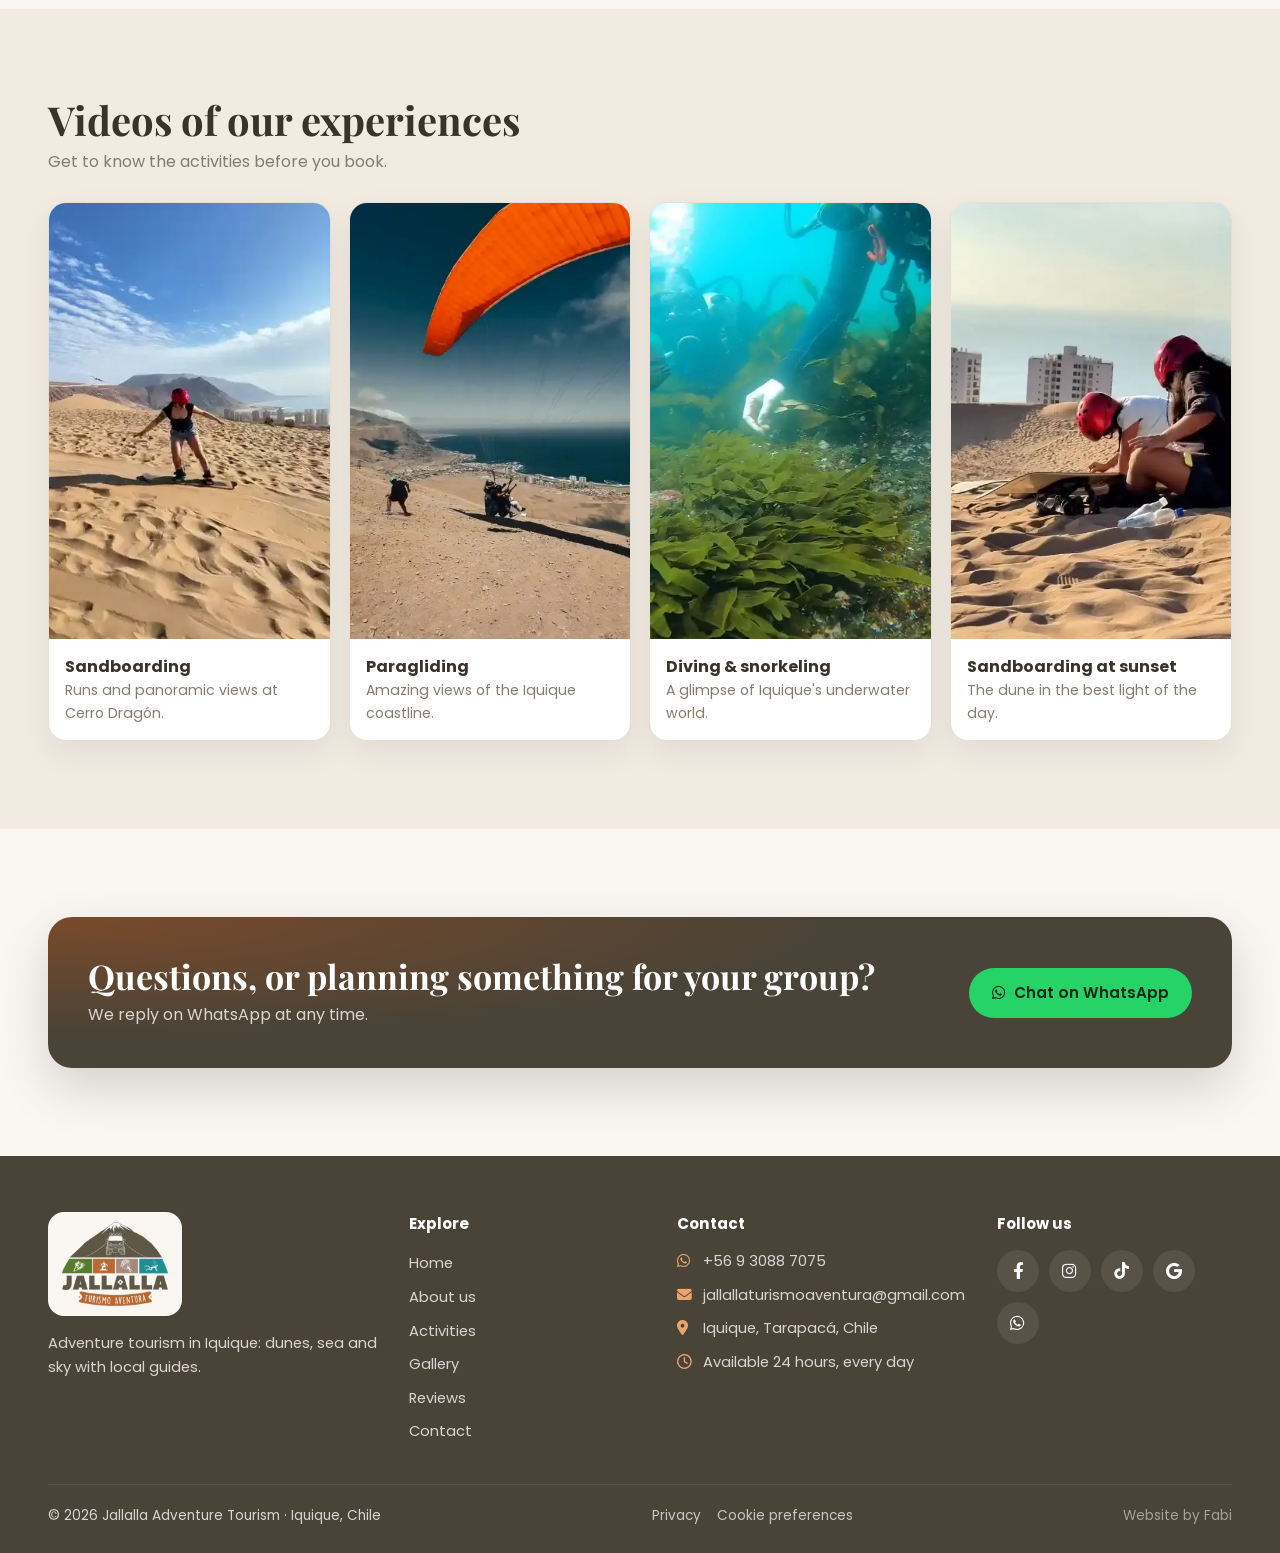
<file: activities.html>
<!DOCTYPE html>
<html lang="es" data-page="activities">
<head>
  <meta charset="UTF-8">
  <meta name="viewport" content="width=device-width, initial-scale=1.0">
  <title>Actividades en Iquique | Jallalla Turismo Aventura</title>
  <meta name="description" content="Sandboard, parapente biplaza, buceo y snorkel, rappel y trekking, y yoga en la playa en Iquique. Reserva por WhatsApp las 24 horas.">
  <meta name="robots" content="index, follow">
  <meta name="theme-color" content="#faf7f2">

  <meta property="og:type" content="website">
  <meta property="og:site_name" content="Jallalla Turismo Aventura">
  <meta property="og:locale" content="es_CL">
  <meta property="og:locale:alternate" content="en_US">
  <meta property="og:title" content="Actividades en Iquique | Jallalla Turismo Aventura">
  <meta property="og:description" content="Sandboard, parapente biplaza, buceo y snorkel, rappel y trekking, y yoga en la playa en Iquique. Reserva por WhatsApp las 24 horas.">
  <meta name="twitter:card" content="summary_large_image">
  <meta name="twitter:title" content="Actividades en Iquique | Jallalla Turismo Aventura">
  <meta name="twitter:description" content="Sandboard, parapente biplaza, buceo y snorkel, rappel y trekking, y yoga en la playa en Iquique. Reserva por WhatsApp las 24 horas.">
  <!-- SEO:START -->
  <!-- SEO:END -->

  <link rel="icon" href="img/favicon-32.png" sizes="32x32" type="image/png">
  <link rel="icon" href="img/icon-192.png" sizes="192x192" type="image/png">
  <link rel="apple-touch-icon" href="img/apple-touch-icon.png">
  <link rel="manifest" href="site.webmanifest">

  <link rel="preload" href="fonts/poppins-latin-400-normal.woff2" as="font" type="font/woff2" crossorigin>
  <link rel="preload" href="fonts/playfair-display-latin-700-normal.woff2" as="font" type="font/woff2" crossorigin>
  <link rel="stylesheet" href="vendor/fontawesome/css/all.min.css">
  <link rel="stylesheet" href="css/style.css">
</head>
<body>
<a class="skip-link" href="#main" data-t="skip">Saltar al contenido</a>

<header class="site-header">
  <div class="container header-inner">
    <a class="brand" href="index.html">
      <img src="img/logo-160.webp" srcset="img/logo-160.webp 1x, img/logo-320.webp 2x" width="160" height="127" alt="Jallalla Turismo Aventura">
    </a>

    <nav aria-label="Principal">
      <ul class="nav-links" id="navLinks">
        <li><a href="index.html" data-t="nav.home">Inicio</a></li>
        <li><a href="about.html" data-t="nav.about">Nosotros</a></li>
        <li><a href="activities.html" data-t="nav.activities" class="active" aria-current="page">Actividades</a></li>
        <li><a href="gallery.html" data-t="nav.gallery">Galería</a></li>
        <li><a href="reviews.html" data-t="nav.reviews">Reseñas</a></li>
        <li><a href="contact.html" data-t="nav.contact">Contacto</a></li>
      </ul>
    </nav>

    <div class="header-tools">
      <label class="lang-switch">
        <span class="sr-only" data-t="lang.label">Idioma</span>
        <i class="fa-solid fa-globe" aria-hidden="true"></i>
        <select id="language">
          <option value="es">ES</option>
          <option value="en">EN</option>
        </select>
      </label>
      <button class="menu-toggle" id="menuToggle" type="button" aria-expanded="false" aria-controls="navLinks" aria-label="Abrir menú" data-t-aria="menu.open">
        <i class="fa-solid fa-bars" aria-hidden="true"></i>
      </button>
    </div>
  </div>
</header>

<section class="page-hero " style="background-image:url(img/gallery/full/escalar.webp)">
  <div class="container">
    <h1 data-t="activities.title">Nuestras actividades</h1>
    <p data-t="activities.lead">Aventura segura y entretenida en Iquique. Elige tu experiencia y reserva por WhatsApp.</p>
    <div class="badges"><span class="badge"><i class="fa-solid fa-shield-heart" aria-hidden="true"></i> <span data-t="activities.badge1">Seguridad primero</span></span><span class="badge"><i class="fa-solid fa-location-dot" aria-hidden="true"></i> <span data-t="activities.badge2">Iquique y alrededores</span></span><span class="badge"><i class="fa-solid fa-helmet-safety" aria-hidden="true"></i> <span data-t="activities.badge3">Equipo incluido</span></span></div>
  </div>
</section>

<main id="main">
<section class="section">
  <div class="container">
    <div class="cards">
      <article class="card">
        <div class="card-img"><img src="img/gallery/thumbs/sandboard.webp" alt="Sandboard en el Cerro Dragón" data-t-alt="act.sandboard.title" loading="lazy" decoding="async"></div>
        <div class="card-meta">
          <span class="chip"><i class="fa-regular fa-clock" aria-hidden="true"></i> 2,5 h</span>
          <span class="chip"><i class="fa-solid fa-location-dot" aria-hidden="true"></i> <span data-t="place.cerro">Cerro Dragón</span></span>
          <span class="chip"><i class="fa-solid fa-signal" aria-hidden="true"></i> <span data-t="level.easy">Fácil</span></span>
        </div>
        <div class="card-body">
          <h3 data-t="act.sandboard.title">Sandboard en el Cerro Dragón</h3>
          <p data-t="act.sandboard.desc">Deslízate por la duna urbana más famosa de Chile con instructores. Incluye tabla, casco y fotos.</p>
          <span class="card-price" data-price="sandboard">Consultar precio</span>
          <div class="card-actions">
            <a class="btn btn-gold" data-wa="sandboard" href="#"><span data-t="btn.book">Reservar</span> <i class="fa-solid fa-arrow-right" aria-hidden="true"></i></a>
            <a class="btn btn-outline" href="contact.html" data-t="btn.info">Más info</a>
          </div>
        </div>
      </article>
      <article class="card">
        <div class="card-img"><img src="img/gallery/thumbs/parapente.webp" alt="Parapente biplaza" data-t-alt="act.parapente.title" loading="lazy" decoding="async"></div>
        <div class="card-meta">
          <span class="chip"><i class="fa-regular fa-clock" aria-hidden="true"></i> 1,5 h</span>
          <span class="chip"><i class="fa-solid fa-location-dot" aria-hidden="true"></i> <span data-t="place.costa">Costa de Iquique</span></span>
          <span class="chip"><i class="fa-solid fa-signal" aria-hidden="true"></i> <span data-t="level.medium">Medio</span></span>
        </div>
        <div class="card-body">
          <h3 data-t="act.parapente.title">Parapente biplaza</h3>
          <p data-t="act.parapente.desc">Vuela sobre Iquique con pilotos certificados. Vuelo de 20 a 30 minutos con fotos incluidas.</p>
          <span class="card-price" data-price="parapente">Consultar precio</span>
          <div class="card-actions">
            <a class="btn btn-gold" data-wa="parapente" href="#"><span data-t="btn.book">Reservar</span> <i class="fa-solid fa-arrow-right" aria-hidden="true"></i></a>
            <a class="btn btn-outline" href="contact.html" data-t="btn.info">Más info</a>
          </div>
        </div>
      </article>
      <article class="card">
        <div class="card-img"><img src="img/gallery/thumbs/buseo.webp" alt="Buceo y snorkel" data-t-alt="act.buceo.title" loading="lazy" decoding="async"></div>
        <div class="card-meta">
          <span class="chip"><i class="fa-regular fa-clock" aria-hidden="true"></i> 3 h</span>
          <span class="chip"><i class="fa-solid fa-location-dot" aria-hidden="true"></i> <span data-t="place.playas">Playas de Iquique</span></span>
          <span class="chip"><i class="fa-solid fa-signal" aria-hidden="true"></i> <span data-t="level.easy">Fácil</span></span>
        </div>
        <div class="card-body">
          <h3 data-t="act.buceo.title">Buceo y snorkel</h3>
          <p data-t="act.buceo.desc">Explora la vida marina de la costa de Iquique con equipo completo y guía certificado.</p>
          <span class="card-price" data-price="buceo">Consultar precio</span>
          <div class="card-actions">
            <a class="btn btn-gold" data-wa="buceo" href="#"><span data-t="btn.book">Reservar</span> <i class="fa-solid fa-arrow-right" aria-hidden="true"></i></a>
            <a class="btn btn-outline" href="contact.html" data-t="btn.info">Más info</a>
          </div>
        </div>
      </article>
      <article class="card">
        <div class="card-img"><img src="img/gallery/thumbs/escalar.webp" alt="Rappel y trekking" data-t-alt="act.rappel.title" loading="lazy" decoding="async"></div>
        <div class="card-meta">
          <span class="chip"><i class="fa-regular fa-clock" aria-hidden="true"></i> 4 h</span>
          <span class="chip"><i class="fa-solid fa-location-dot" aria-hidden="true"></i> <span data-t="place.quebradas">Quebradas cercanas</span></span>
          <span class="chip"><i class="fa-solid fa-signal" aria-hidden="true"></i> <span data-t="level.medium">Medio</span></span>
        </div>
        <div class="card-body">
          <h3 data-t="act.rappel.title">Rappel y trekking</h3>
          <p data-t="act.rappel.desc">Senderos por quebradas y descenso controlado en roca, con equipo y guía.</p>
          <span class="card-price" data-price="rappel">Consultar precio</span>
          <div class="card-actions">
            <a class="btn btn-gold" data-wa="rappel" href="#"><span data-t="btn.book">Reservar</span> <i class="fa-solid fa-arrow-right" aria-hidden="true"></i></a>
            <a class="btn btn-outline" href="contact.html" data-t="btn.info">Más info</a>
          </div>
        </div>
      </article>
      <article class="card">
        <div class="card-img"><img src="img/gallery/thumbs/yoga.webp" alt="Yoga en la playa" data-t-alt="act.yoga.title" loading="lazy" decoding="async"></div>
        <div class="card-meta">
          <span class="chip"><i class="fa-regular fa-clock" aria-hidden="true"></i> 1 h</span>
          <span class="chip"><i class="fa-solid fa-location-dot" aria-hidden="true"></i> <span data-t="place.cavancha">Playa Cavancha</span></span>
          <span class="chip"><i class="fa-solid fa-signal" aria-hidden="true"></i> <span data-t="level.all">Todos</span></span>
        </div>
        <div class="card-body">
          <h3 data-t="act.yoga.title">Yoga en la playa</h3>
          <p data-t="act.yoga.desc">Clases al amanecer o al atardecer frente al mar. Ideal para relajar cuerpo y mente.</p>
          <span class="card-price" data-price="yoga">Consultar precio</span>
          <div class="card-actions">
            <a class="btn btn-gold" data-wa="yoga" href="#"><span data-t="btn.book">Reservar</span> <i class="fa-solid fa-arrow-right" aria-hidden="true"></i></a>
            <a class="btn btn-outline" href="contact.html" data-t="btn.info">Más info</a>
          </div>
        </div>
      </article>
    </div>
  </div>
</section>

<section class="section section-alt">
  <div class="container">
    <div class="section-top">
      <div>
        <h2 class="section-title" data-t="activities.vidTitle">Videos de nuestras experiencias</h2>
        <p class="section-lead" data-t="activities.vidLead">Conoce las actividades antes de reservar.</p>
      </div>
    </div>
    <div class="videos">
      <div class="video-card">
        <video autoplay loop muted playsinline preload="none" poster="img/posters/sandboard.webp">
          <source src="videos/sandboard.mp4" type="video/mp4">
        </video>
        <div class="video-info">
          <h3 data-t="vid.sandboard.title">Sandboard</h3>
          <p data-t="vid.sandboard.desc">Descensos y vista panorámica en el Cerro Dragón.</p>
        </div>
      </div>
      <div class="video-card">
        <video autoplay loop muted playsinline preload="none" poster="img/posters/parapente.webp">
          <source src="videos/parapente.mp4" type="video/mp4">
        </video>
        <div class="video-info">
          <h3 data-t="vid.parapente.title">Parapente</h3>
          <p data-t="vid.parapente.desc">Vistas increíbles del borde costero de Iquique.</p>
        </div>
      </div>
      <div class="video-card">
        <video autoplay loop muted playsinline preload="none" poster="img/posters/buceo.webp">
          <source src="videos/buceo.mp4" type="video/mp4">
        </video>
        <div class="video-info">
          <h3 data-t="vid.buceo.title">Buceo y snorkel</h3>
          <p data-t="vid.buceo.desc">Un vistazo al mundo submarino de Iquique.</p>
        </div>
      </div>
      <div class="video-card">
        <video autoplay loop muted playsinline preload="none" poster="img/posters/sandboard-atardecer.webp">
          <source src="videos/sandboard-atardecer.mp4" type="video/mp4">
        </video>
        <div class="video-info">
          <h3 data-t="vid.sandboard2.title">Sandboard al atardecer</h3>
          <p data-t="vid.sandboard2.desc">La duna con la mejor luz del día.</p>
        </div>
      </div>
    </div>
  </div>
</section>

<section class="section">
  <div class="container">
    <div class="cta-band">
      <div>
        <h2 data-t="activities.ctaTitle">¿Tienes dudas o quieres armar un plan para tu grupo?</h2>
        <p data-t="activities.ctaText">Te respondemos por WhatsApp a cualquier hora.</p>
      </div>
      <a class="btn btn-wa" data-wa href="#"><i class="fa-brands fa-whatsapp" aria-hidden="true"></i> <span data-t="index.ctaBtn">Hablar por WhatsApp</span></a>
    </div>
  </div>
</section>
</main>

<footer class="site-footer">
  <div class="container">
    <div class="footer-grid">
      <div>
        <a class="brand" href="index.html">
          <img src="img/logo-160.webp" srcset="img/logo-160.webp 1x, img/logo-320.webp 2x" width="160" height="127" alt="Jallalla Turismo Aventura" loading="lazy">
        </a>
        <p data-t="footer.tagline">Turismo aventura en Iquique: dunas, mar y aire con guías locales.</p>
      </div>

      <div>
        <h3 data-t="footer.explore">Explora</h3>
        <ul class="footer-links">
          <li><a href="index.html" data-t="nav.home">Inicio</a></li>
          <li><a href="about.html" data-t="nav.about">Nosotros</a></li>
          <li><a href="activities.html" data-t="nav.activities">Actividades</a></li>
          <li><a href="gallery.html" data-t="nav.gallery">Galería</a></li>
          <li><a href="reviews.html" data-t="nav.reviews">Reseñas</a></li>
          <li><a href="contact.html" data-t="nav.contact">Contacto</a></li>
        </ul>
      </div>

      <div>
        <h3 data-t="footer.contact">Contacto</h3>
        <div class="footer-contact">
          <a data-wa href="#"><i class="fa-brands fa-whatsapp" aria-hidden="true"></i> <span data-config="phoneDisplay"></span></a>
          <a data-link="email" href="#"><i class="fa-solid fa-envelope" aria-hidden="true"></i> <span data-config="email"></span></a>
          <span><i class="fa-solid fa-location-dot" aria-hidden="true"></i> Iquique, Tarapacá, Chile</span>
          <span><i class="fa-regular fa-clock" aria-hidden="true"></i> <span data-t="footer.hours">Atención las 24 horas, todos los días</span></span>
        </div>
      </div>

      <div>
        <h3 data-t="footer.follow">Síguenos</h3>
        <div class="socials">
          <a data-link="facebook" href="#" aria-label="Facebook"><i class="fa-brands fa-facebook-f" aria-hidden="true"></i></a>
          <a data-link="instagram" href="#" aria-label="Instagram"><i class="fa-brands fa-instagram" aria-hidden="true"></i></a>
          <a data-link="tiktok" href="#" aria-label="TikTok"><i class="fa-brands fa-tiktok" aria-hidden="true"></i></a>
          <a data-link="googleMaps" href="#" aria-label="Google Maps"><i class="fa-brands fa-google" aria-hidden="true"></i></a>
          <a data-wa href="#" aria-label="WhatsApp"><i class="fa-brands fa-whatsapp" aria-hidden="true"></i></a>
        </div>
      </div>
    </div>

    <div class="footer-bottom">
      <span data-t="footer.rights">© 2026 Jallalla Turismo Aventura · Iquique, Chile</span>
      <nav aria-label="Legal">
        <a href="privacidad.html" data-t="footer.privacy">Privacidad</a>
        <button type="button" data-cookie-prefs data-t="footer.cookies">Preferencias de cookies</button>
      </nav>
      <span class="footer-by" data-t="footer.by">Sitio desarrollado por Fabi</span>
    </div>
  </div>
</footer>

<script src="js/config.js"></script>
<script src="js/i18n.js"></script>
<script src="main.js"></script>
</body>
</html>
</file>
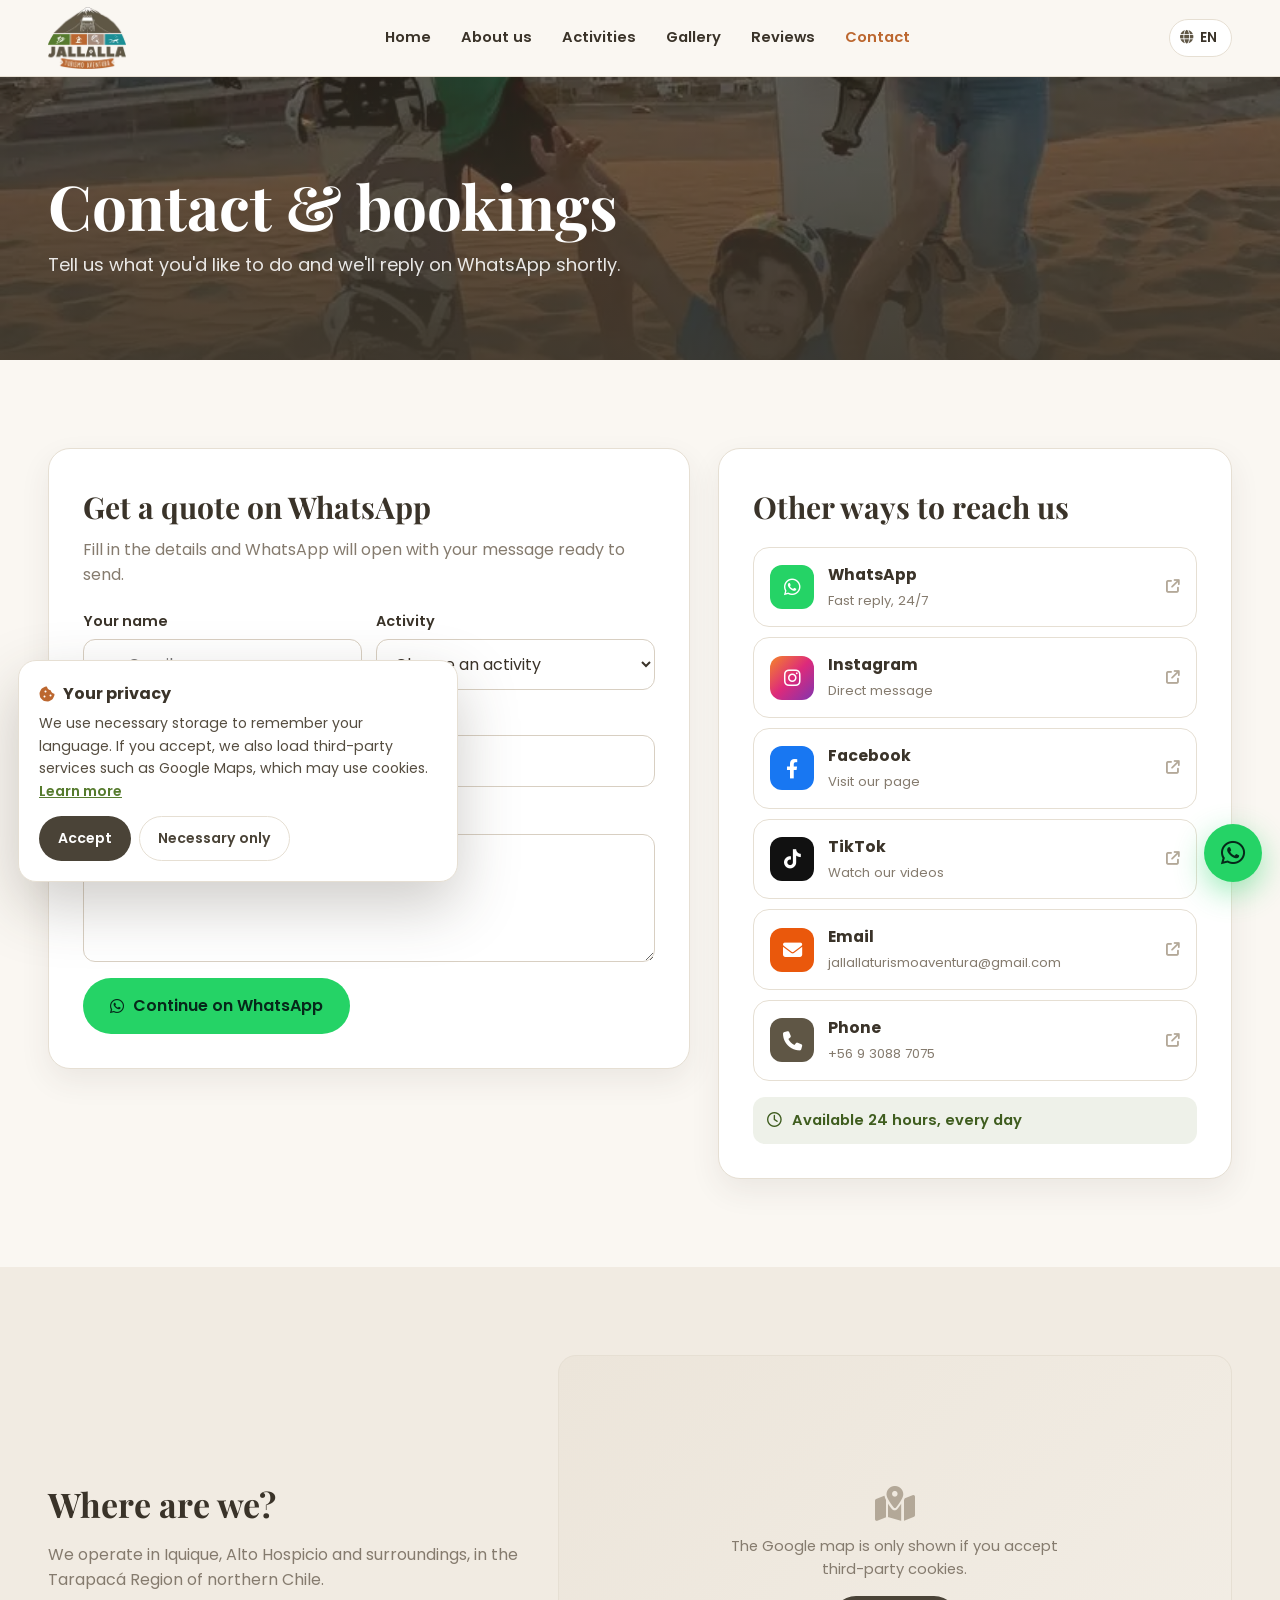
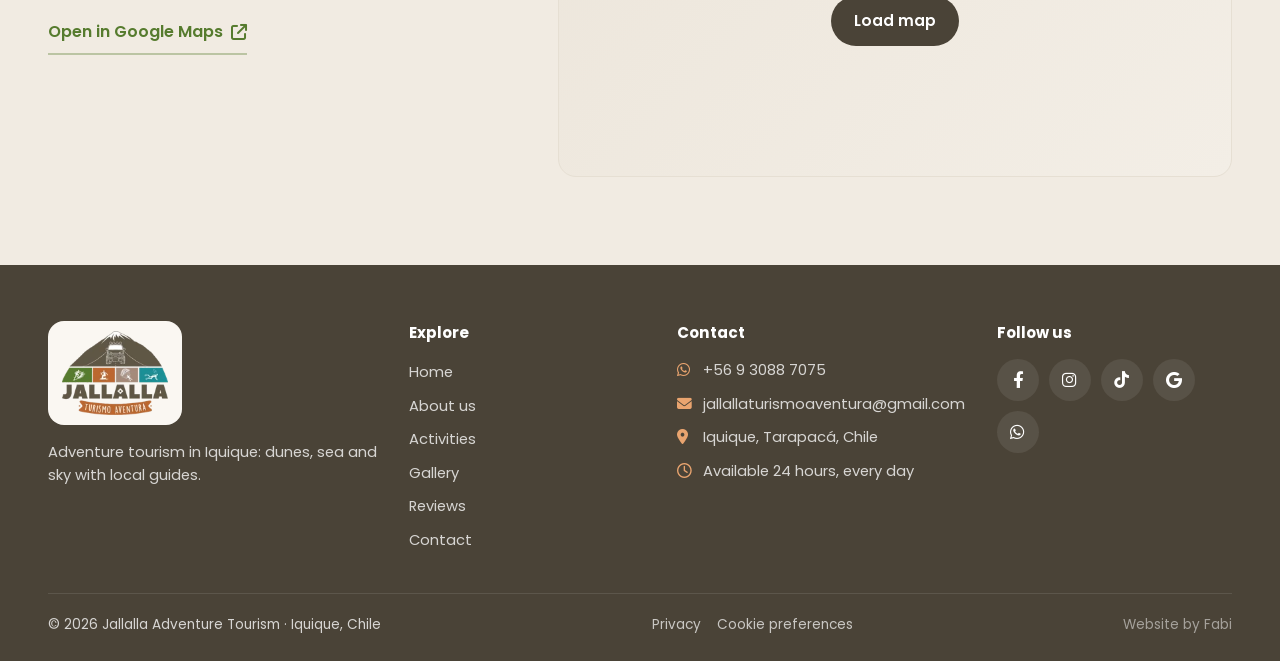
<file: contact.html>
<!DOCTYPE html>
<html lang="es" data-page="contact">
<head>
  <meta charset="UTF-8">
  <meta name="viewport" content="width=device-width, initial-scale=1.0">
  <title>Contacto y reservas | Jallalla Turismo Aventura</title>
  <meta name="description" content="Cotiza y reserva tu aventura en Iquique por WhatsApp, Facebook o correo. Atención las 24 horas, todos los días.">
  <meta name="robots" content="index, follow">
  <meta name="theme-color" content="#faf7f2">

  <meta property="og:type" content="website">
  <meta property="og:site_name" content="Jallalla Turismo Aventura">
  <meta property="og:locale" content="es_CL">
  <meta property="og:locale:alternate" content="en_US">
  <meta property="og:title" content="Contacto y reservas | Jallalla Turismo Aventura">
  <meta property="og:description" content="Cotiza y reserva tu aventura en Iquique por WhatsApp, Facebook o correo. Atención las 24 horas, todos los días.">
  <meta name="twitter:card" content="summary_large_image">
  <meta name="twitter:title" content="Contacto y reservas | Jallalla Turismo Aventura">
  <meta name="twitter:description" content="Cotiza y reserva tu aventura en Iquique por WhatsApp, Facebook o correo. Atención las 24 horas, todos los días.">
  <!-- SEO:START -->
  <!-- SEO:END -->

  <link rel="icon" href="img/favicon-32.png" sizes="32x32" type="image/png">
  <link rel="icon" href="img/icon-192.png" sizes="192x192" type="image/png">
  <link rel="apple-touch-icon" href="img/apple-touch-icon.png">
  <link rel="manifest" href="site.webmanifest">

  <link rel="preload" href="fonts/poppins-latin-400-normal.woff2" as="font" type="font/woff2" crossorigin>
  <link rel="preload" href="fonts/playfair-display-latin-700-normal.woff2" as="font" type="font/woff2" crossorigin>
  <link rel="stylesheet" href="vendor/fontawesome/css/all.min.css">
  <link rel="stylesheet" href="css/style.css">
</head>
<body>
<a class="skip-link" href="#main" data-t="skip">Saltar al contenido</a>

<header class="site-header">
  <div class="container header-inner">
    <a class="brand" href="index.html">
      <img src="img/logo-160.webp" srcset="img/logo-160.webp 1x, img/logo-320.webp 2x" width="160" height="127" alt="Jallalla Turismo Aventura">
    </a>

    <nav aria-label="Principal">
      <ul class="nav-links" id="navLinks">
        <li><a href="index.html" data-t="nav.home">Inicio</a></li>
        <li><a href="about.html" data-t="nav.about">Nosotros</a></li>
        <li><a href="activities.html" data-t="nav.activities">Actividades</a></li>
        <li><a href="gallery.html" data-t="nav.gallery">Galería</a></li>
        <li><a href="reviews.html" data-t="nav.reviews">Reseñas</a></li>
        <li><a href="contact.html" data-t="nav.contact" class="active" aria-current="page">Contacto</a></li>
      </ul>
    </nav>

    <div class="header-tools">
      <label class="lang-switch">
        <span class="sr-only" data-t="lang.label">Idioma</span>
        <i class="fa-solid fa-globe" aria-hidden="true"></i>
        <select id="language">
          <option value="es">ES</option>
          <option value="en">EN</option>
        </select>
      </label>
      <button class="menu-toggle" id="menuToggle" type="button" aria-expanded="false" aria-controls="navLinks" aria-label="Abrir menú" data-t-aria="menu.open">
        <i class="fa-solid fa-bars" aria-hidden="true"></i>
      </button>
    </div>
  </div>
</header>

<section class="page-hero " style="background-image:url(img/gallery/full/san4.webp)">
  <div class="container">
    <h1 data-t="contact.title">Contacto y reservas</h1>
    <p data-t="contact.lead">Cuéntanos qué quieres hacer y te respondemos por WhatsApp a la brevedad.</p>
  </div>
</section>

<main id="main">
<section class="section">
  <div class="container contact-grid">
    <div class="panel">
      <h2 data-t="contact.formTitle">Cotiza por WhatsApp</h2>
      <p data-t="contact.formLead">Completa los datos y se abrirá WhatsApp con tu mensaje listo para enviar.</p>
      <form class="form" id="waForm" novalidate>
        <div class="form-row">
          <div class="field">
            <label for="fName" data-t="contact.fName">Tu nombre</label>
            <input id="fName" name="name" type="text" maxlength="60" autocomplete="given-name" required placeholder="Ej: Camila" data-t-ph="contact.fNamePh">
          </div>
          <div class="field">
            <label for="fActivity" data-t="contact.fActivity">Actividad</label>
            <select id="fActivity" name="activity">
              <option value="" data-t="contact.fChoose">Elige una actividad</option>
            <option value="sandboard" data-t="act.sandboard.title">Sandboard en el Cerro Dragón</option>
            <option value="parapente" data-t="act.parapente.title">Parapente biplaza</option>
            <option value="buceo" data-t="act.buceo.title">Buceo y snorkel</option>
            <option value="rappel" data-t="act.rappel.title">Rappel y trekking</option>
            <option value="yoga" data-t="act.yoga.title">Yoga en la playa</option>
              <option value="otra" data-t="contact.fOther">Otra / No sé aún</option>
            </select>
          </div>
        </div>
        <div class="form-row">
          <div class="field">
            <label for="fDate" data-t="contact.fDate">Fecha tentativa</label>
            <input id="fDate" name="date" type="date">
          </div>
          <div class="field">
            <label for="fPeople" data-t="contact.fPeople">Personas</label>
            <input id="fPeople" name="people" type="number" min="1" max="60" inputmode="numeric" placeholder="2">
          </div>
        </div>
        <div class="field">
          <label for="fMsg" data-t="contact.fMsg">Mensaje (opcional)</label>
          <textarea id="fMsg" name="message" rows="4" maxlength="600" placeholder="Ej: somos 2 adultos y un niño de 10 años" data-t-ph="contact.fMsgPh"></textarea>
        </div>
        <p class="form-error" id="waFormError" role="alert" hidden data-t="contact.err">Escribe tu nombre para continuar.</p>
        <button type="submit" class="btn btn-wa"><i class="fa-brands fa-whatsapp" aria-hidden="true"></i> <span data-t="contact.fSend">Continuar en WhatsApp</span></button>
      </form>
    </div>

    <div class="panel">
      <h2 data-t="contact.chTitle">Otras formas de contactarnos</h2>
      <div class="channels" style="margin-top:16px">
        <a class="channel" data-wa href="#">
          <span class="channel-icon ic-wa"><i class="fa-brands fa-whatsapp" aria-hidden="true"></i></span>
          <span><strong>WhatsApp</strong><small data-t="contact.chWa">Respuesta rápida, 24 h</small></span>
          <i class="fa-solid fa-arrow-up-right-from-square" aria-hidden="true"></i>
        </a>
        <a class="channel" data-link="messenger" href="#">
          <span class="channel-icon ic-ms"><i class="fa-brands fa-facebook-messenger" aria-hidden="true"></i></span>
          <span><strong>Messenger</strong><small data-t="contact.chMessenger">Escríbenos por Messenger</small></span>
          <i class="fa-solid fa-arrow-up-right-from-square" aria-hidden="true"></i>
        </a>
        <a class="channel" data-link="instagramDM" href="#">
          <span class="channel-icon ic-ig"><i class="fa-brands fa-instagram" aria-hidden="true"></i></span>
          <span><strong>Instagram</strong><small data-t="contact.chIg">Mensaje directo</small></span>
          <i class="fa-solid fa-arrow-up-right-from-square" aria-hidden="true"></i>
        </a>
        <a class="channel" data-link="facebook" href="#">
          <span class="channel-icon ic-fb"><i class="fa-brands fa-facebook-f" aria-hidden="true"></i></span>
          <span><strong>Facebook</strong><small data-t="contact.chFb">Visita nuestra página</small></span>
          <i class="fa-solid fa-arrow-up-right-from-square" aria-hidden="true"></i>
        </a>
        <a class="channel" data-link="tiktok" href="#">
          <span class="channel-icon ic-tt"><i class="fa-brands fa-tiktok" aria-hidden="true"></i></span>
          <span><strong>TikTok</strong><small data-t="contact.chTiktok">Mira nuestros videos</small></span>
          <i class="fa-solid fa-arrow-up-right-from-square" aria-hidden="true"></i>
        </a>
        <a class="channel" data-link="email" href="#">
          <span class="channel-icon ic-mail"><i class="fa-solid fa-envelope" aria-hidden="true"></i></span>
          <span><strong>Email</strong><small data-config="email"></small></span>
          <i class="fa-solid fa-arrow-up-right-from-square" aria-hidden="true"></i>
        </a>
        <a class="channel" data-link="phone" href="#">
          <span class="channel-icon ic-phone"><i class="fa-solid fa-phone" aria-hidden="true"></i></span>
          <span><strong data-t="contact.phone">Teléfono</strong><small data-config="phoneDisplay"></small></span>
          <i class="fa-solid fa-arrow-up-right-from-square" aria-hidden="true"></i>
        </a>
      </div>
      <div class="hours"><i class="fa-regular fa-clock" aria-hidden="true"></i> <span data-t="footer.hours">Atención las 24 horas, todos los días</span></div>
    </div>
  </div>
</section>

<section class="section section-alt" id="ubicacion">
  <div class="container location">
    <div>
      <h2 data-t="loc.title">¿Dónde estamos?</h2>
      <p data-t="loc.text">Operamos en Iquique, Alto Hospicio y alrededores, en la Región de Tarapacá, norte de Chile.</p>
      <a class="link-arrow" data-link="maps" href="#"><span data-t="map.open">Abrir en Google Maps</span> <i class="fa-solid fa-arrow-up-right-from-square" aria-hidden="true"></i></a>
    </div>
    <div class="map-box" data-map></div>
  </div>
</section>

</main>

<footer class="site-footer">
  <div class="container">
    <div class="footer-grid">
      <div>
        <a class="brand" href="index.html">
          <img src="img/logo-160.webp" srcset="img/logo-160.webp 1x, img/logo-320.webp 2x" width="160" height="127" alt="Jallalla Turismo Aventura" loading="lazy">
        </a>
        <p data-t="footer.tagline">Turismo aventura en Iquique: dunas, mar y aire con guías locales.</p>
      </div>

      <div>
        <h3 data-t="footer.explore">Explora</h3>
        <ul class="footer-links">
          <li><a href="index.html" data-t="nav.home">Inicio</a></li>
          <li><a href="about.html" data-t="nav.about">Nosotros</a></li>
          <li><a href="activities.html" data-t="nav.activities">Actividades</a></li>
          <li><a href="gallery.html" data-t="nav.gallery">Galería</a></li>
          <li><a href="reviews.html" data-t="nav.reviews">Reseñas</a></li>
          <li><a href="contact.html" data-t="nav.contact">Contacto</a></li>
        </ul>
      </div>

      <div>
        <h3 data-t="footer.contact">Contacto</h3>
        <div class="footer-contact">
          <a data-wa href="#"><i class="fa-brands fa-whatsapp" aria-hidden="true"></i> <span data-config="phoneDisplay"></span></a>
          <a data-link="email" href="#"><i class="fa-solid fa-envelope" aria-hidden="true"></i> <span data-config="email"></span></a>
          <span><i class="fa-solid fa-location-dot" aria-hidden="true"></i> Iquique, Tarapacá, Chile</span>
          <span><i class="fa-regular fa-clock" aria-hidden="true"></i> <span data-t="footer.hours">Atención las 24 horas, todos los días</span></span>
        </div>
      </div>

      <div>
        <h3 data-t="footer.follow">Síguenos</h3>
        <div class="socials">
          <a data-link="facebook" href="#" aria-label="Facebook"><i class="fa-brands fa-facebook-f" aria-hidden="true"></i></a>
          <a data-link="instagram" href="#" aria-label="Instagram"><i class="fa-brands fa-instagram" aria-hidden="true"></i></a>
          <a data-link="tiktok" href="#" aria-label="TikTok"><i class="fa-brands fa-tiktok" aria-hidden="true"></i></a>
          <a data-link="googleMaps" href="#" aria-label="Google Maps"><i class="fa-brands fa-google" aria-hidden="true"></i></a>
          <a data-wa href="#" aria-label="WhatsApp"><i class="fa-brands fa-whatsapp" aria-hidden="true"></i></a>
        </div>
      </div>
    </div>

    <div class="footer-bottom">
      <span data-t="footer.rights">© 2026 Jallalla Turismo Aventura · Iquique, Chile</span>
      <nav aria-label="Legal">
        <a href="privacidad.html" data-t="footer.privacy">Privacidad</a>
        <button type="button" data-cookie-prefs data-t="footer.cookies">Preferencias de cookies</button>
      </nav>
      <span class="footer-by" data-t="footer.by">Sitio desarrollado por Fabi</span>
    </div>
  </div>
</footer>

<script src="js/config.js"></script>
<script src="js/i18n.js"></script>
<script src="main.js"></script>
</body>
</html>
</file>
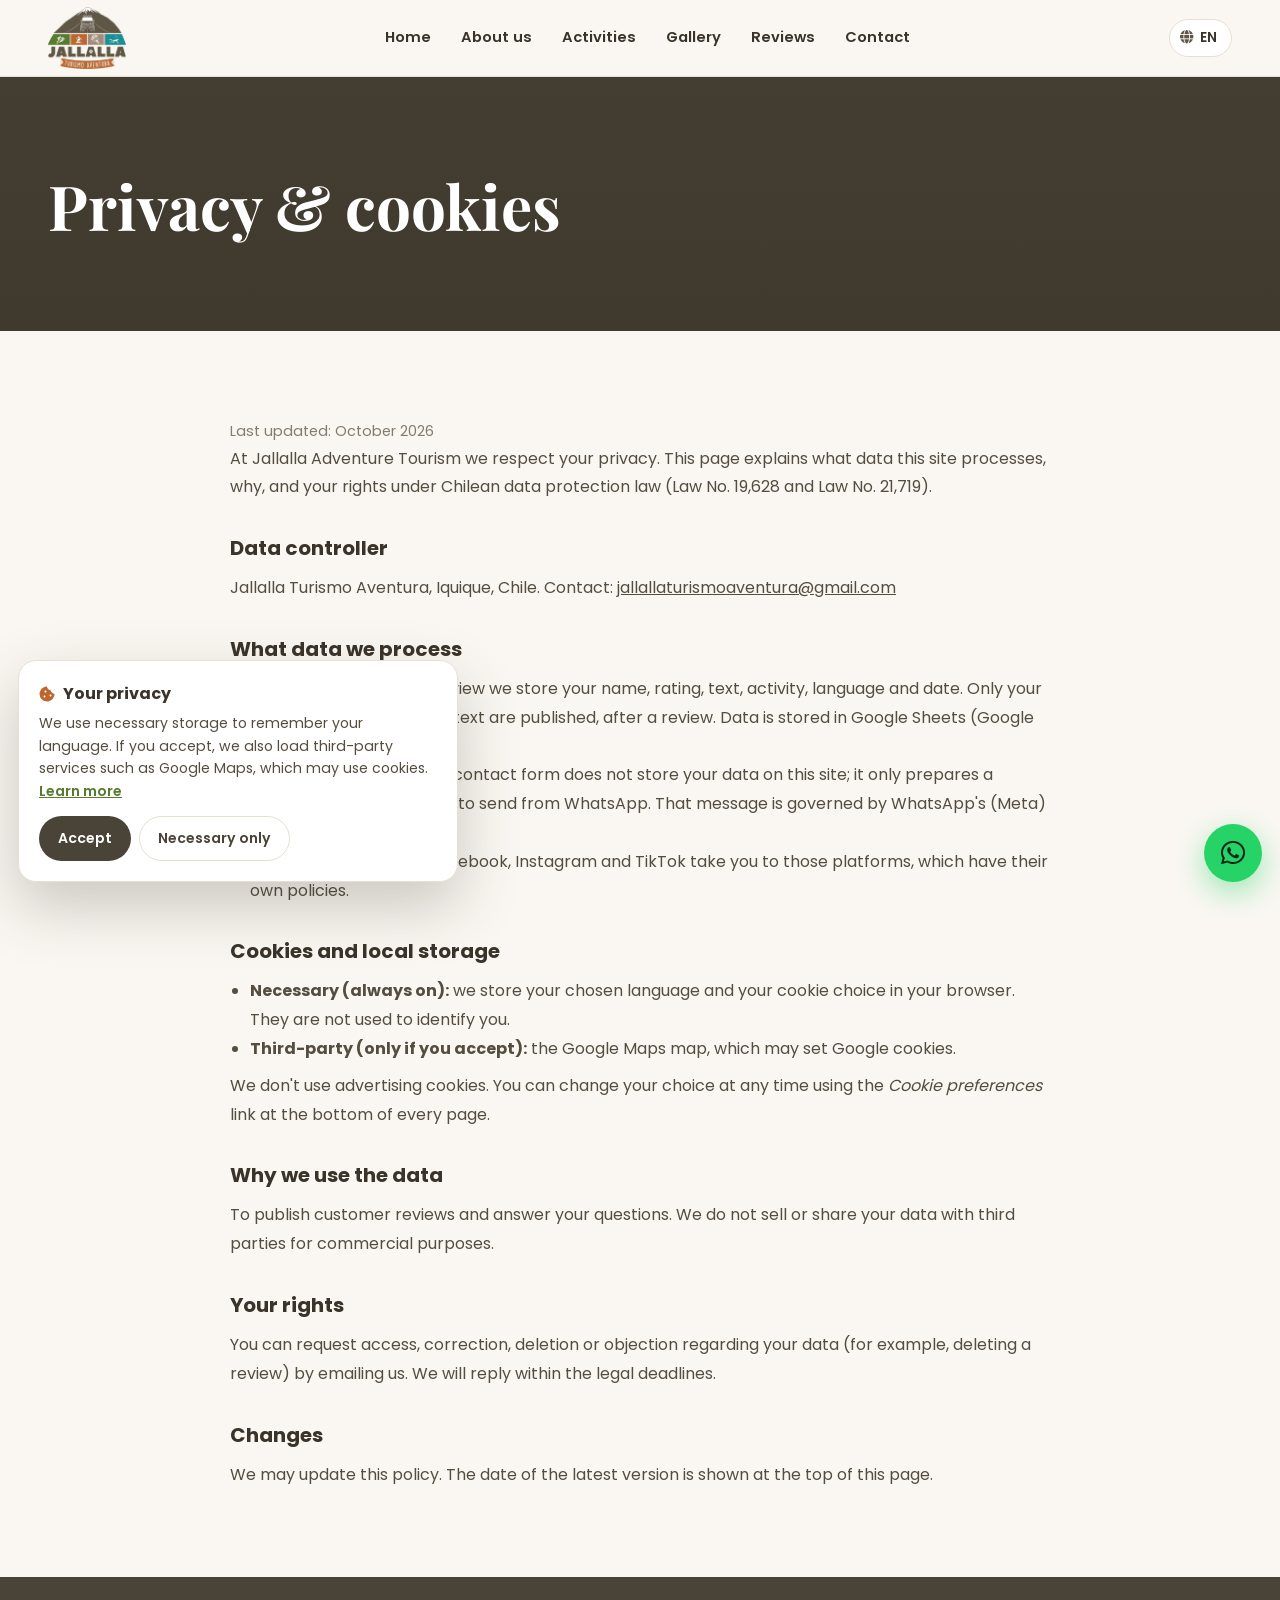
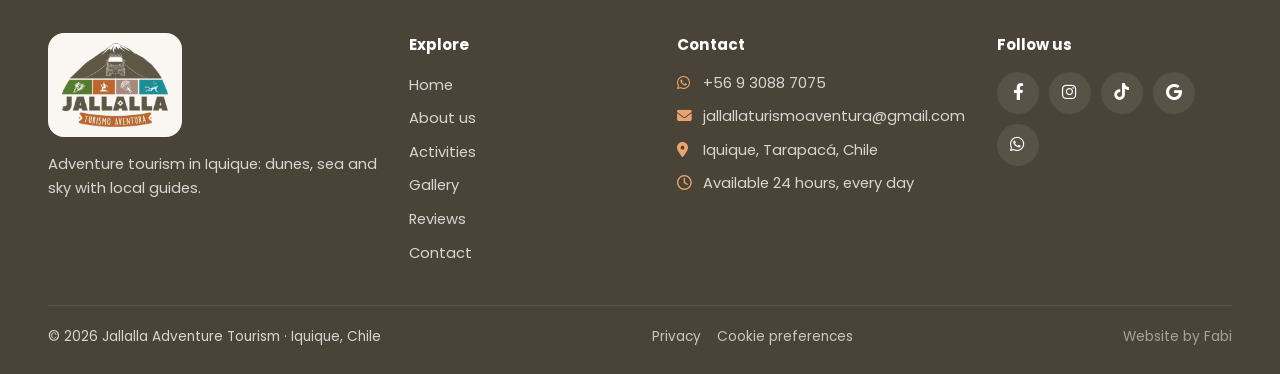
<file: privacidad.html>
<!DOCTYPE html>
<html lang="es" data-page="privacy">
<head>
  <meta charset="UTF-8">
  <meta name="viewport" content="width=device-width, initial-scale=1.0">
  <title>Privacidad y cookies | Jallalla Turismo Aventura</title>
  <meta name="description" content="Política de privacidad y uso de cookies de Jallalla Turismo Aventura.">
  <meta name="robots" content="index, follow">
  <meta name="theme-color" content="#faf7f2">

  <meta property="og:type" content="website">
  <meta property="og:site_name" content="Jallalla Turismo Aventura">
  <meta property="og:locale" content="es_CL">
  <meta property="og:locale:alternate" content="en_US">
  <meta property="og:title" content="Privacidad y cookies | Jallalla Turismo Aventura">
  <meta property="og:description" content="Política de privacidad y uso de cookies de Jallalla Turismo Aventura.">
  <meta name="twitter:card" content="summary_large_image">
  <meta name="twitter:title" content="Privacidad y cookies | Jallalla Turismo Aventura">
  <meta name="twitter:description" content="Política de privacidad y uso de cookies de Jallalla Turismo Aventura.">
  <!-- SEO:START -->
  <!-- SEO:END -->

  <link rel="icon" href="img/favicon-32.png" sizes="32x32" type="image/png">
  <link rel="icon" href="img/icon-192.png" sizes="192x192" type="image/png">
  <link rel="apple-touch-icon" href="img/apple-touch-icon.png">
  <link rel="manifest" href="site.webmanifest">

  <link rel="preload" href="fonts/poppins-latin-400-normal.woff2" as="font" type="font/woff2" crossorigin>
  <link rel="preload" href="fonts/playfair-display-latin-700-normal.woff2" as="font" type="font/woff2" crossorigin>
  <link rel="stylesheet" href="vendor/fontawesome/css/all.min.css">
  <link rel="stylesheet" href="css/style.css">
</head>
<body>
<a class="skip-link" href="#main" data-t="skip">Saltar al contenido</a>

<header class="site-header">
  <div class="container header-inner">
    <a class="brand" href="index.html">
      <img src="img/logo-160.webp" srcset="img/logo-160.webp 1x, img/logo-320.webp 2x" width="160" height="127" alt="Jallalla Turismo Aventura">
    </a>

    <nav aria-label="Principal">
      <ul class="nav-links" id="navLinks">
        <li><a href="index.html" data-t="nav.home">Inicio</a></li>
        <li><a href="about.html" data-t="nav.about">Nosotros</a></li>
        <li><a href="activities.html" data-t="nav.activities">Actividades</a></li>
        <li><a href="gallery.html" data-t="nav.gallery">Galería</a></li>
        <li><a href="reviews.html" data-t="nav.reviews">Reseñas</a></li>
        <li><a href="contact.html" data-t="nav.contact">Contacto</a></li>
      </ul>
    </nav>

    <div class="header-tools">
      <label class="lang-switch">
        <span class="sr-only" data-t="lang.label">Idioma</span>
        <i class="fa-solid fa-globe" aria-hidden="true"></i>
        <select id="language">
          <option value="es">ES</option>
          <option value="en">EN</option>
        </select>
      </label>
      <button class="menu-toggle" id="menuToggle" type="button" aria-expanded="false" aria-controls="navLinks" aria-label="Abrir menú" data-t-aria="menu.open">
        <i class="fa-solid fa-bars" aria-hidden="true"></i>
      </button>
    </div>
  </div>
</header>

<section class="page-hero">
  <div class="container">
    <h1><span data-lang="es">Privacidad y cookies</span><span data-lang="en">Privacy &amp; cookies</span></h1>
  </div>
</section>
<main id="main" class="section">
  <div class="container legal">
    <div data-lang="es">
      <p class="updated">Última actualización: octubre de 2026</p>
      <p>En Jallalla Turismo Aventura respetamos tu privacidad. Aquí explicamos qué datos se tratan en este sitio, para qué y cuáles son tus derechos, de acuerdo con la Ley N° 19.628 y la Ley N° 21.719 sobre protección de datos personales de Chile.</p>

      <h2>Responsable</h2>
      <p>Jallalla Turismo Aventura, Iquique, Chile. Contacto: <a data-link="email" href="#"><span data-config="email"></span></a></p>

      <h2>Qué datos tratamos</h2>
      <ul>
        <li><strong>Reseñas:</strong> si dejas una reseña guardamos tu nombre, calificación, texto, actividad, idioma y fecha. Solo se publican tu nombre, la calificación, la actividad y el texto, después de una revisión. Se almacenan en Google Sheets (Google LLC).</li>
        <li><strong>Contacto por WhatsApp:</strong> el formulario de contacto no guarda tus datos en este sitio; solo prepara un mensaje que tú decides enviar desde WhatsApp. Ese mensaje se rige por la política de privacidad de WhatsApp (Meta).</li>
        <li><strong>Redes sociales:</strong> los enlaces a Facebook, Instagram y TikTok te llevan a esas plataformas, que tienen sus propias políticas.</li>
      </ul>

      <h2>Cookies y almacenamiento local</h2>
      <ul>
        <li><strong>Necesarios (siempre activos):</strong> guardamos en tu navegador el idioma elegido y tu decisión sobre cookies. No sirven para identificarte.</li>
        <li><strong>Terceros (solo si aceptas):</strong> el mapa de Google Maps, que puede instalar cookies de Google.</li>
      </ul>
      <p>No usamos cookies de publicidad. Puedes cambiar tu decisión cuando quieras desde el enlace <em>Preferencias de cookies</em> al pie de cada página.</p>

      <h2>Para qué usamos los datos</h2>
      <p>Para publicar opiniones de clientes y responder tus consultas. No vendemos ni cedemos tus datos a terceros para fines comerciales.</p>

      <h2>Tus derechos</h2>
      <p>Puedes pedir acceso, rectificación, eliminación u oposición respecto de tus datos (por ejemplo, que borremos una reseña) escribiendo a nuestro correo. Responderemos dentro de los plazos legales.</p>

      <h2>Cambios</h2>
      <p>Podemos actualizar esta política. La fecha de la última versión aparece al inicio de esta página.</p>
    </div>
    <div data-lang="en">
      <p class="updated">Last updated: October 2026</p>
      <p>At Jallalla Adventure Tourism we respect your privacy. This page explains what data this site processes, why, and your rights under Chilean data protection law (Law No. 19,628 and Law No. 21,719).</p>

      <h2>Data controller</h2>
      <p>Jallalla Turismo Aventura, Iquique, Chile. Contact: <a data-link="email" href="#"><span data-config="email"></span></a></p>

      <h2>What data we process</h2>
      <ul>
        <li><strong>Reviews:</strong> if you leave a review we store your name, rating, text, activity, language and date. Only your name, rating, activity and text are published, after a review. Data is stored in Google Sheets (Google LLC).</li>
        <li><strong>WhatsApp contact:</strong> the contact form does not store your data on this site; it only prepares a message that you choose to send from WhatsApp. That message is governed by WhatsApp's (Meta) privacy policy.</li>
        <li><strong>Social media:</strong> links to Facebook, Instagram and TikTok take you to those platforms, which have their own policies.</li>
      </ul>

      <h2>Cookies and local storage</h2>
      <ul>
        <li><strong>Necessary (always on):</strong> we store your chosen language and your cookie choice in your browser. They are not used to identify you.</li>
        <li><strong>Third-party (only if you accept):</strong> the Google Maps map, which may set Google cookies.</li>
      </ul>
      <p>We don't use advertising cookies. You can change your choice at any time using the <em>Cookie preferences</em> link at the bottom of every page.</p>

      <h2>Why we use the data</h2>
      <p>To publish customer reviews and answer your questions. We do not sell or share your data with third parties for commercial purposes.</p>

      <h2>Your rights</h2>
      <p>You can request access, correction, deletion or objection regarding your data (for example, deleting a review) by emailing us. We will reply within the legal deadlines.</p>

      <h2>Changes</h2>
      <p>We may update this policy. The date of the latest version is shown at the top of this page.</p>
    </div>
  </div>
</main>

<footer class="site-footer">
  <div class="container">
    <div class="footer-grid">
      <div>
        <a class="brand" href="index.html">
          <img src="img/logo-160.webp" srcset="img/logo-160.webp 1x, img/logo-320.webp 2x" width="160" height="127" alt="Jallalla Turismo Aventura" loading="lazy">
        </a>
        <p data-t="footer.tagline">Turismo aventura en Iquique: dunas, mar y aire con guías locales.</p>
      </div>

      <div>
        <h3 data-t="footer.explore">Explora</h3>
        <ul class="footer-links">
          <li><a href="index.html" data-t="nav.home">Inicio</a></li>
          <li><a href="about.html" data-t="nav.about">Nosotros</a></li>
          <li><a href="activities.html" data-t="nav.activities">Actividades</a></li>
          <li><a href="gallery.html" data-t="nav.gallery">Galería</a></li>
          <li><a href="reviews.html" data-t="nav.reviews">Reseñas</a></li>
          <li><a href="contact.html" data-t="nav.contact">Contacto</a></li>
        </ul>
      </div>

      <div>
        <h3 data-t="footer.contact">Contacto</h3>
        <div class="footer-contact">
          <a data-wa href="#"><i class="fa-brands fa-whatsapp" aria-hidden="true"></i> <span data-config="phoneDisplay"></span></a>
          <a data-link="email" href="#"><i class="fa-solid fa-envelope" aria-hidden="true"></i> <span data-config="email"></span></a>
          <span><i class="fa-solid fa-location-dot" aria-hidden="true"></i> Iquique, Tarapacá, Chile</span>
          <span><i class="fa-regular fa-clock" aria-hidden="true"></i> <span data-t="footer.hours">Atención las 24 horas, todos los días</span></span>
        </div>
      </div>

      <div>
        <h3 data-t="footer.follow">Síguenos</h3>
        <div class="socials">
          <a data-link="facebook" href="#" aria-label="Facebook"><i class="fa-brands fa-facebook-f" aria-hidden="true"></i></a>
          <a data-link="instagram" href="#" aria-label="Instagram"><i class="fa-brands fa-instagram" aria-hidden="true"></i></a>
          <a data-link="tiktok" href="#" aria-label="TikTok"><i class="fa-brands fa-tiktok" aria-hidden="true"></i></a>
          <a data-link="googleMaps" href="#" aria-label="Google Maps"><i class="fa-brands fa-google" aria-hidden="true"></i></a>
          <a data-wa href="#" aria-label="WhatsApp"><i class="fa-brands fa-whatsapp" aria-hidden="true"></i></a>
        </div>
      </div>
    </div>

    <div class="footer-bottom">
      <span data-t="footer.rights">© 2026 Jallalla Turismo Aventura · Iquique, Chile</span>
      <nav aria-label="Legal">
        <a href="privacidad.html" data-t="footer.privacy">Privacidad</a>
        <button type="button" data-cookie-prefs data-t="footer.cookies">Preferencias de cookies</button>
      </nav>
      <span class="footer-by" data-t="footer.by">Sitio desarrollado por Fabi</span>
    </div>
  </div>
</footer>

<script src="js/config.js"></script>
<script src="js/i18n.js"></script>
<script src="main.js"></script>
</body>
</html>
</file>
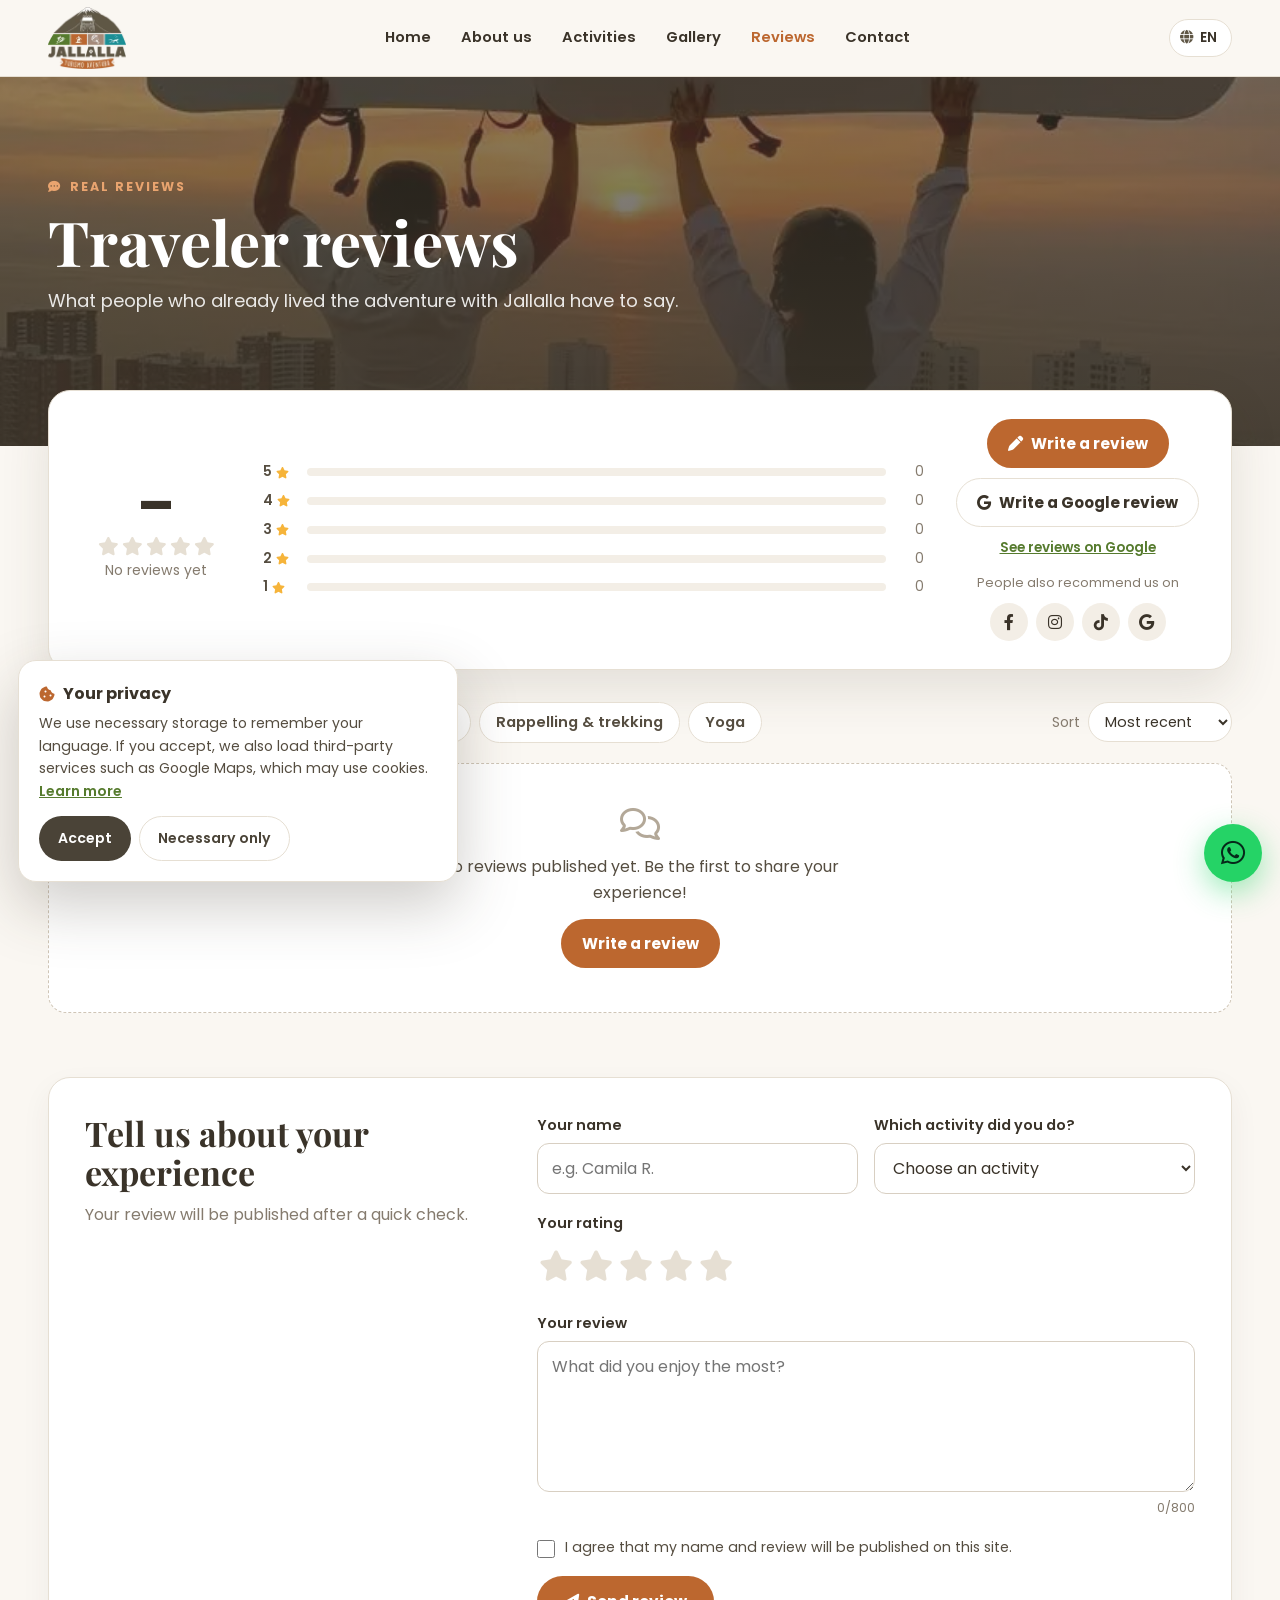
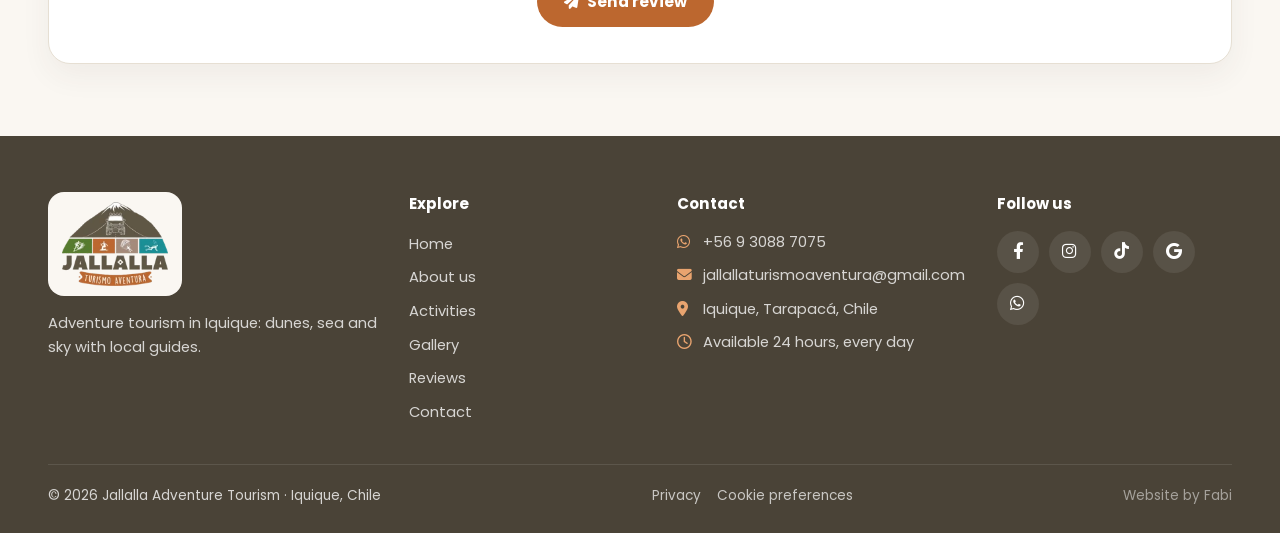
<file: reviews.html>
<!DOCTYPE html>
<html lang="es" data-page="reviews">
<head>
  <meta charset="UTF-8">
  <meta name="viewport" content="width=device-width, initial-scale=1.0">
  <title>Reseñas | Jallalla Turismo Aventura</title>
  <meta name="description" content="Opiniones reales de viajeros que hicieron sandboard, parapente, buceo y más con Jallalla Turismo Aventura en Iquique.">
  <meta name="robots" content="index, follow">
  <meta name="theme-color" content="#faf7f2">

  <meta property="og:type" content="website">
  <meta property="og:site_name" content="Jallalla Turismo Aventura">
  <meta property="og:locale" content="es_CL">
  <meta property="og:locale:alternate" content="en_US">
  <meta property="og:title" content="Reseñas | Jallalla Turismo Aventura">
  <meta property="og:description" content="Opiniones reales de viajeros que hicieron sandboard, parapente, buceo y más con Jallalla Turismo Aventura en Iquique.">
  <meta name="twitter:card" content="summary_large_image">
  <meta name="twitter:title" content="Reseñas | Jallalla Turismo Aventura">
  <meta name="twitter:description" content="Opiniones reales de viajeros que hicieron sandboard, parapente, buceo y más con Jallalla Turismo Aventura en Iquique.">
  <!-- SEO:START -->
  <!-- SEO:END -->

  <link rel="icon" href="img/favicon-32.png" sizes="32x32" type="image/png">
  <link rel="icon" href="img/icon-192.png" sizes="192x192" type="image/png">
  <link rel="apple-touch-icon" href="img/apple-touch-icon.png">
  <link rel="manifest" href="site.webmanifest">

  <link rel="preload" href="fonts/poppins-latin-400-normal.woff2" as="font" type="font/woff2" crossorigin>
  <link rel="preload" href="fonts/playfair-display-latin-700-normal.woff2" as="font" type="font/woff2" crossorigin>
  <link rel="stylesheet" href="vendor/fontawesome/css/all.min.css">
  <link rel="stylesheet" href="css/style.css">
</head>
<body>
<a class="skip-link" href="#main" data-t="skip">Saltar al contenido</a>

<header class="site-header">
  <div class="container header-inner">
    <a class="brand" href="index.html">
      <img src="img/logo-160.webp" srcset="img/logo-160.webp 1x, img/logo-320.webp 2x" width="160" height="127" alt="Jallalla Turismo Aventura">
    </a>

    <nav aria-label="Principal">
      <ul class="nav-links" id="navLinks">
        <li><a href="index.html" data-t="nav.home">Inicio</a></li>
        <li><a href="about.html" data-t="nav.about">Nosotros</a></li>
        <li><a href="activities.html" data-t="nav.activities">Actividades</a></li>
        <li><a href="gallery.html" data-t="nav.gallery">Galería</a></li>
        <li><a href="reviews.html" data-t="nav.reviews" class="active" aria-current="page">Reseñas</a></li>
        <li><a href="contact.html" data-t="nav.contact">Contacto</a></li>
      </ul>
    </nav>

    <div class="header-tools">
      <label class="lang-switch">
        <span class="sr-only" data-t="lang.label">Idioma</span>
        <i class="fa-solid fa-globe" aria-hidden="true"></i>
        <select id="language">
          <option value="es">ES</option>
          <option value="en">EN</option>
        </select>
      </label>
      <button class="menu-toggle" id="menuToggle" type="button" aria-expanded="false" aria-controls="navLinks" aria-label="Abrir menú" data-t-aria="menu.open">
        <i class="fa-solid fa-bars" aria-hidden="true"></i>
      </button>
    </div>
  </div>
</header>

<section class="page-hero has-overlap" style="background-image:url(img/gallery/full/san2.webp)">
  <div class="container">
    <span class="eyebrow"><i class="fa-solid fa-comment-dots" aria-hidden="true"></i> <span data-t="rv.eyebrow">Opiniones reales</span></span>
    <h1 data-t="reviews.title">Reseñas de nuestros viajeros</h1>
    <p data-t="rv.lead">Lo que cuentan quienes ya vivieron la aventura con Jallalla.</p>
  </div>
</section>
<main class="rv-page" id="main">

  <!-- Resumen -->
  <section class="rv-summary" aria-live="polite">
    <div class="rv-score">
      <span class="rv-score-num" id="rvAvg">–</span>
      <span class="rv-stars rv-stars-lg" id="rvAvgStars"></span>
      <span class="rv-score-count" id="rvCount" data-t="rv.sumNone">Aún sin reseñas</span>
    </div>

    <div class="rv-bars" id="rvBars"></div>

    <div class="rv-summary-cta">
      <a href="#escribir" class="rv-btn rv-btn-primary"><i class="fa-solid fa-pen"></i> <span data-t="rv.writeBtn">Escribir una reseña</span></a>
      <a data-link="googleReview" href="#" class="rv-btn rv-btn-ghost"><i class="fa-brands fa-google" aria-hidden="true"></i> <span data-t="rv.googleWrite">Escribir reseña en Google</span></a>
      <a data-link="googleMaps" href="#" class="rv-google-see" data-t="rv.googleSee">Ver reseñas en Google</a>
      <p class="rv-also" data-t="rv.alsoOn">También nos recomiendan en</p>
      <div class="rv-social">
        <a data-link="facebook" href="#" aria-label="Facebook"><i class="fa-brands fa-facebook-f"></i></a>
        <a data-link="instagram" href="#" aria-label="Instagram"><i class="fa-brands fa-instagram"></i></a>
        <a data-link="tiktok" href="#" aria-label="TikTok"><i class="fa-brands fa-tiktok"></i></a>
        <a data-link="googleMaps" href="#" aria-label="Google Maps"><i class="fa-brands fa-google"></i></a>
      </div>
    </div>
  </section>

  <!-- Filtros -->
  <div class="rv-toolbar">
    <div class="gallery-filters rv-filters" id="rvFilters" role="toolbar" aria-label="Filtrar reseñas">
      <button type="button" class="gallery-filter" data-filter="all" aria-pressed="true"><span data-t="rv.filterAll">Todas</span></button>
      <button type="button" class="gallery-filter" data-filter="sandboard" aria-pressed="false"><span data-t="rv.act_sandboard">Sandboard</span></button>
      <button type="button" class="gallery-filter" data-filter="parapente" aria-pressed="false"><span data-t="rv.act_parapente">Parapente</span></button>
      <button type="button" class="gallery-filter" data-filter="buceo" aria-pressed="false"><span data-t="rv.act_buceo">Buceo</span></button>
      <button type="button" class="gallery-filter" data-filter="rappel" aria-pressed="false"><span data-t="rv.act_rappel">Rappel y trekking</span></button>
      <button type="button" class="gallery-filter" data-filter="yoga" aria-pressed="false"><span data-t="rv.act_yoga">Yoga</span></button>
    </div>

    <label class="rv-sort">
      <span data-t="rv.sortLabel">Ordenar</span>
      <select id="rvSort">
        <option value="recent" data-t="rv.sortRecent">Más recientes</option>
        <option value="best" data-t="rv.sortBest">Mejor valoradas</option>
      </select>
    </label>
  </div>

  <!-- Lista -->
  <div class="rv-list" id="rvList" aria-live="polite">
    <p class="rv-state" data-t="rv.loading">Cargando reseñas…</p>
  </div>

  <div class="rv-more">
    <button type="button" class="rv-btn rv-btn-ghost" id="rvMore" hidden><span data-t="rv.loadMore">Ver más reseñas</span></button>
  </div>

  <!-- Formulario -->
  <section class="rv-form-wrap" id="escribir">
    <div class="rv-form-intro">
      <h2 data-t="rv.formTitle">Cuéntanos tu experiencia</h2>
      <p data-t="rv.formLead">Tu reseña se publicará después de una breve revisión.</p>
    </div>

    <form class="rv-form" id="rvForm" novalidate>
      <div class="rv-grid2">
        <div class="rv-field">
          <label for="rvName" data-t="rv.fName">Tu nombre</label>
          <input id="rvName" name="name" type="text" maxlength="40" autocomplete="given-name" required placeholder="Ej: Camila R." data-t-ph="rv.fNamePh">
        </div>

        <div class="rv-field">
          <label for="rvActivity" data-t="rv.fActivity">¿Qué actividad hiciste?</label>
          <select id="rvActivity" name="activity" required>
            <option value="" data-t="rv.fChoose">Elige una actividad</option>
            <option value="sandboard" data-t="rv.act_sandboard">Sandboard</option>
            <option value="parapente" data-t="rv.act_parapente">Parapente</option>
            <option value="buceo" data-t="rv.act_buceo">Buceo</option>
            <option value="rappel" data-t="rv.act_rappel">Rappel y trekking</option>
            <option value="yoga" data-t="rv.act_yoga">Yoga</option>
            <option value="otra" data-t="rv.act_otra">Otra</option>
          </select>
        </div>
      </div>

      <fieldset class="rv-field rv-rate">
        <legend data-t="rv.fRating">Tu calificación</legend>
        <div class="rv-rate-stars" id="rvRate">
          <input type="radio" name="rating" id="rv5" value="5"><label for="rv5" title="5"><i class="fa-solid fa-star" aria-hidden="true"></i><span class="sr-only">5</span></label>
          <input type="radio" name="rating" id="rv4" value="4"><label for="rv4" title="4"><i class="fa-solid fa-star" aria-hidden="true"></i><span class="sr-only">4</span></label>
          <input type="radio" name="rating" id="rv3" value="3"><label for="rv3" title="3"><i class="fa-solid fa-star" aria-hidden="true"></i><span class="sr-only">3</span></label>
          <input type="radio" name="rating" id="rv2" value="2"><label for="rv2" title="2"><i class="fa-solid fa-star" aria-hidden="true"></i><span class="sr-only">2</span></label>
          <input type="radio" name="rating" id="rv1" value="1"><label for="rv1" title="1"><i class="fa-solid fa-star" aria-hidden="true"></i><span class="sr-only">1</span></label>
        </div>
        <span class="rv-rate-label" id="rvRateLabel"></span>
      </fieldset>

      <div class="rv-field">
        <label for="rvText" data-t="rv.fText">Tu reseña</label>
        <textarea id="rvText" name="text" rows="5" minlength="15" maxlength="800" required placeholder="¿Qué fue lo que más te gustó?" data-t-ph="rv.fTextPh"></textarea>
        <span class="rv-chars" id="rvChars">0/800</span>
      </div>

      <!-- Campo trampa para bots: no lo ven las personas -->
      <div class="rv-hp" aria-hidden="true">
        <label for="rvWebsite">Website</label>
        <input id="rvWebsite" name="website" type="text" tabindex="-1" autocomplete="off">
      </div>

      <label class="rv-check">
        <input type="checkbox" id="rvConsent" required>
        <span data-t="rv.fConsent">Acepto que mi nombre y mi reseña se publiquen en este sitio.</span>
      </label>

      <p class="rv-msg" id="rvMsg" role="alert" hidden></p>

      <button type="submit" class="rv-btn rv-btn-primary rv-submit" id="rvSubmit">
        <i class="fa-solid fa-paper-plane"></i> <span id="rvSubmitText" data-t="rv.fSend">Enviar reseña</span>
      </button>
    </form>

    <div class="rv-success" id="rvSuccess" hidden>
      <span class="rv-success-icon"><i class="fa-solid fa-circle-check"></i></span>
      <h3 data-t="rv.okTitle">¡Gracias por tu reseña!</h3>
      <p data-t="rv.okText">La revisaremos y aparecerá publicada pronto.</p>
      <p class="rv-ok-google" data-link-wrap><span data-t="rv.okGoogle">¿Nos ayudas también con una reseña en Google? Es lo que más ayuda a que nos encuentren.</span><br><a data-link="googleReview" href="#" class="rv-btn rv-btn-primary"><i class="fa-brands fa-google" aria-hidden="true"></i> <span data-t="rv.googleWrite">Escribir reseña en Google</span></a></p>
      <button type="button" class="rv-btn rv-btn-ghost" id="rvAnother"><span data-t="rv.okAnother">Escribir otra</span></button>
    </div>
  </section>

</main>

<footer class="site-footer">
  <div class="container">
    <div class="footer-grid">
      <div>
        <a class="brand" href="index.html">
          <img src="img/logo-160.webp" srcset="img/logo-160.webp 1x, img/logo-320.webp 2x" width="160" height="127" alt="Jallalla Turismo Aventura" loading="lazy">
        </a>
        <p data-t="footer.tagline">Turismo aventura en Iquique: dunas, mar y aire con guías locales.</p>
      </div>

      <div>
        <h3 data-t="footer.explore">Explora</h3>
        <ul class="footer-links">
          <li><a href="index.html" data-t="nav.home">Inicio</a></li>
          <li><a href="about.html" data-t="nav.about">Nosotros</a></li>
          <li><a href="activities.html" data-t="nav.activities">Actividades</a></li>
          <li><a href="gallery.html" data-t="nav.gallery">Galería</a></li>
          <li><a href="reviews.html" data-t="nav.reviews">Reseñas</a></li>
          <li><a href="contact.html" data-t="nav.contact">Contacto</a></li>
        </ul>
      </div>

      <div>
        <h3 data-t="footer.contact">Contacto</h3>
        <div class="footer-contact">
          <a data-wa href="#"><i class="fa-brands fa-whatsapp" aria-hidden="true"></i> <span data-config="phoneDisplay"></span></a>
          <a data-link="email" href="#"><i class="fa-solid fa-envelope" aria-hidden="true"></i> <span data-config="email"></span></a>
          <span><i class="fa-solid fa-location-dot" aria-hidden="true"></i> Iquique, Tarapacá, Chile</span>
          <span><i class="fa-regular fa-clock" aria-hidden="true"></i> <span data-t="footer.hours">Atención las 24 horas, todos los días</span></span>
        </div>
      </div>

      <div>
        <h3 data-t="footer.follow">Síguenos</h3>
        <div class="socials">
          <a data-link="facebook" href="#" aria-label="Facebook"><i class="fa-brands fa-facebook-f" aria-hidden="true"></i></a>
          <a data-link="instagram" href="#" aria-label="Instagram"><i class="fa-brands fa-instagram" aria-hidden="true"></i></a>
          <a data-link="tiktok" href="#" aria-label="TikTok"><i class="fa-brands fa-tiktok" aria-hidden="true"></i></a>
          <a data-link="googleMaps" href="#" aria-label="Google Maps"><i class="fa-brands fa-google" aria-hidden="true"></i></a>
          <a data-wa href="#" aria-label="WhatsApp"><i class="fa-brands fa-whatsapp" aria-hidden="true"></i></a>
        </div>
      </div>
    </div>

    <div class="footer-bottom">
      <span data-t="footer.rights">© 2026 Jallalla Turismo Aventura · Iquique, Chile</span>
      <nav aria-label="Legal">
        <a href="privacidad.html" data-t="footer.privacy">Privacidad</a>
        <button type="button" data-cookie-prefs data-t="footer.cookies">Preferencias de cookies</button>
      </nav>
      <span class="footer-by" data-t="footer.by">Sitio desarrollado por Fabi</span>
    </div>
  </div>
</footer>

<script src="js/config.js"></script>
<script src="js/i18n.js"></script>
<script src="main.js"></script>
<script src="js/reviews.js"></script>
</body>
</html>
</file>
<file: css/style.css>
/* =========================================================
   Jallalla Turismo Aventura — estilos
   ========================================================= */

/* ---------- Fuentes locales ---------- */
@font-face{ font-family:"Poppins"; font-weight:300; font-style:normal; font-display:swap; src:url("../fonts/poppins-latin-300-normal.woff2") format("woff2"); }
@font-face{ font-family:"Poppins"; font-weight:400; font-style:normal; font-display:swap; src:url("../fonts/poppins-latin-400-normal.woff2") format("woff2"); }
@font-face{ font-family:"Poppins"; font-weight:600; font-style:normal; font-display:swap; src:url("../fonts/poppins-latin-600-normal.woff2") format("woff2"); }
@font-face{ font-family:"Poppins"; font-weight:700; font-style:normal; font-display:swap; src:url("../fonts/poppins-latin-700-normal.woff2") format("woff2"); }
@font-face{ font-family:"Playfair Display"; font-weight:600; font-style:normal; font-display:swap; src:url("../fonts/playfair-display-latin-600-normal.woff2") format("woff2"); }
@font-face{ font-family:"Playfair Display"; font-weight:700; font-style:normal; font-display:swap; src:url("../fonts/playfair-display-latin-700-normal.woff2") format("woff2"); }

:root{
  /* ===== Paleta del logo Jallalla — cambia los colores SOLO aquí ===== */
  --earth:#5f5645;        /* café montaña (texto del logo) */
  --orange:#bc672f;       /* naranjo cinta */
  --orange-dark:#9f5424;
  --orange-light:#e9a46f; /* naranjo claro para fondos oscuros */
  --green:#567b2e;        /* verde trekking */
  --teal:#1b8e96;         /* turquesa buceo */
  --taupe:#a48a7b;        /* rosa-café parapente */
  --cream:#faf7f2;        /* fondo general */
  --sand:#f1ebe2;         /* fondo de secciones alternas */

  /* Usos (normalmente no necesitas tocarlos) */
  --brand:var(--green);
  --gold:var(--orange-light);
  --dark:#4a4337;
  --dark-2:#3a342a;
  --ink:#3a3329;          /* títulos */
  --text:#3d372e;
  --text-2:#554d40;
  --muted:#857b6e;
  --line:#e6dfd3;
  --bg:var(--cream);
  --card:#ffffff;
  --wa:#25D366;           /* verde oficial de WhatsApp (solo botones de WhatsApp) */
  --wa-dark:#1ebe5b;
  --shadow:0 12px 30px rgba(63,56,45,.08);
  --radius:18px;
  --header-h:76px;
  /* Ancho máximo del contenido en PC */
  --container:1320px;
  --gutter:clamp(16px, 4vw, 48px);
}
/* Pantallas grandes: un poco más ancho hasta 1920 px y, sobre eso,
   todo se agranda en proporción para que llene igual en 2K, ultrawide y 4K */
@media (min-width:1700px){ :root{ --container:1560px; } }
@media (min-width:2200px){ html{ zoom:1.15; } }
@media (min-width:2500px){ html{ zoom:1.33; } }
@media (min-width:3200px){ html{ zoom:1.66; } }
@media (min-width:3600px){ html{ zoom:2; } }
@media (min-width:4800px){ html{ zoom:2.66; } }

*,*::before,*::after{ margin:0; padding:0; box-sizing:border-box; }

html{ scroll-behavior:smooth; -webkit-text-size-adjust:100%; }
body{
  font-family:"Poppins", system-ui, -apple-system, "Segoe UI", Arial, sans-serif;
  background:var(--bg);
  color:var(--text);
  line-height:1.6;
  -webkit-font-smoothing:antialiased;
}
img, video{ max-width:100%; display:block; }
a{ color:inherit; }
button, input, select, textarea{ font:inherit; }
[hidden]{ display:none !important; }

.container{ width:min(var(--container), 100% - var(--gutter) * 2); margin:0 auto; }

.sr-only{
  position:absolute; width:1px; height:1px; padding:0; margin:-1px;
  overflow:hidden; clip:rect(0,0,0,0); white-space:nowrap; border:0;
}
.skip-link{
  position:absolute; left:12px; top:-60px; z-index:3000;
  background:#fff; color:var(--dark); padding:10px 14px; border-radius:10px; font-weight:600;
}
.skip-link:focus{ top:12px; }

:focus-visible{ outline:3px solid rgba(86,123,46,.55); outline-offset:2px; }

/* ---------- Botones ---------- */
.btn{
  display:inline-flex; align-items:center; justify-content:center; gap:9px;
  padding:12px 22px; border-radius:999px; border:1px solid transparent;
  font-weight:600; font-size:.95rem; text-decoration:none; cursor:pointer; white-space:nowrap;
  transition:background .2s, color .2s, border-color .2s, transform .2s;
}
.btn:hover{ transform:translateY(-1px); }
.btn-wa{ background:var(--wa); color:#06281a; }
.btn-wa:hover{ background:var(--wa-dark); }
.btn-gold{ background:var(--orange); color:#fff; }
.btn-gold:hover{ background:var(--orange-dark); }
.btn-dark{ background:var(--dark); color:#fff; }
.btn-dark:hover{ background:var(--dark-2); }
.btn-outline{ background:transparent; color:#fff; border-color:rgba(255,255,255,.45); }
.btn-outline:hover{ background:rgba(255,255,255,.12); }
.btn-light{ background:#fff; color:var(--dark); border-color:var(--line); }
.btn-light:hover{ border-color:#cfc5b6; }

/* ---------- Header ---------- */
.site-header{
  position:sticky; top:0; z-index:1000;
  background:rgba(250,247,242,.96);
  backdrop-filter:saturate(1.2) blur(8px);
  border-bottom:1px solid var(--line);
}
.header-inner{
  height:var(--header-h);
  display:flex; align-items:center; justify-content:space-between; gap:18px;
}
.brand{ display:flex; align-items:center; flex:0 0 auto; text-decoration:none; }
.brand img{ height:62px; width:auto; }

.nav-links{ display:flex; align-items:center; gap:4px; list-style:none; }
.nav-links a{
  display:block; padding:8px 13px; border-radius:999px;
  color:var(--ink); text-decoration:none; font-weight:600; font-size:.92rem;
  transition:color .2s, background .2s;
}
.nav-links a:hover{ background:rgba(95,86,69,.08); }
.nav-links a.active{ color:var(--orange); }

.header-tools{ display:flex; align-items:center; gap:10px; }
.lang-switch{ position:relative; }
.lang-switch i{ position:absolute; left:11px; top:50%; transform:translateY(-50%); color:var(--earth); font-size:.85rem; pointer-events:none; }
.lang-switch select{
  appearance:none; -webkit-appearance:none;
  background:#fff; color:var(--ink); border:1px solid var(--line);
  border-radius:999px; padding:7px 14px 7px 30px; font-weight:600; font-size:.85rem; cursor:pointer;
}

.menu-toggle{
  display:none; width:42px; height:42px; border-radius:12px; border:1px solid var(--line); cursor:pointer;
  background:#fff; color:var(--ink); font-size:1.2rem;
}

/* ---------- Encabezado de páginas internas ---------- */
.page-hero{
  position:relative; color:#fff;
  padding:clamp(56px, 9vw, 96px) 0 clamp(48px, 7vw, 80px);
  background-color:var(--dark); background-position:center; background-size:cover; background-repeat:no-repeat;
  isolation:isolate;
}
.page-hero::before{
  content:""; position:absolute; inset:0; z-index:-1;
  background:linear-gradient(180deg, rgba(63,56,45,.55), rgba(63,56,45,.9));
}
.page-hero h1{
  font-family:"Playfair Display", serif; font-size:clamp(36px, 6vw, 62px);
  line-height:1.06; margin-bottom:12px; max-width:820px;
}
.page-hero p{ color:rgba(255,255,255,.88); font-size:clamp(15px, 1.7vw, 18px); max-width:640px; }
.eyebrow{
  display:inline-flex; align-items:center; gap:8px; margin-bottom:12px;
  font-size:.78rem; font-weight:700; letter-spacing:.16em; text-transform:uppercase; color:var(--gold);
}
.badges{ display:flex; flex-wrap:wrap; gap:10px; margin-top:22px; }
.badge{
  display:inline-flex; align-items:center; gap:8px; padding:8px 14px; border-radius:999px;
  background:rgba(255,255,255,.1); border:1px solid rgba(255,255,255,.18); font-size:.88rem; font-weight:500;
  backdrop-filter:blur(6px);
}
.badge i{ color:var(--gold); }

/* ---------- Secciones ---------- */
.section{ padding:clamp(56px, 8vw, 88px) 0; }
.section-alt{ background:var(--sand); }
.section-top{ display:flex; justify-content:space-between; align-items:flex-end; gap:16px; flex-wrap:wrap; margin-bottom:28px; }
.section-title{ font-family:"Playfair Display", serif; font-size:clamp(28px, 3.6vw, 40px); line-height:1.15; color:var(--ink); }
.section-lead{ color:var(--muted); max-width:640px; margin-top:6px; }
.link-arrow{
  display:inline-flex; align-items:center; gap:8px; font-weight:600; text-decoration:none; color:var(--green);
  padding:8px 0; border-bottom:2px solid rgba(86,123,46,.35); transition:gap .2s, border-color .2s;
}
.link-arrow:hover{ gap:12px; border-color:var(--brand); }

/* ---------- Hero del inicio ---------- */
.home-hero{
  position:relative; min-height:min(88vh, 820px); display:flex; align-items:flex-end;
  color:#fff; overflow:hidden; isolation:isolate; background:var(--dark);
}
.home-hero video, .home-hero .hero-poster{
  position:absolute; inset:0; width:100%; height:100%; object-fit:cover; z-index:-2;
}
.home-hero::after{
  content:""; position:absolute; inset:0; z-index:-1;
  background:linear-gradient(180deg, rgba(63,56,45,.15) 0%, rgba(63,56,45,.35) 45%, rgba(63,56,45,.9) 100%);
}
.home-hero .container{ padding-bottom:clamp(48px, 9vh, 96px); }
.home-hero h1{
  font-family:"Playfair Display", serif; font-size:clamp(38px, 6.4vw, 76px); line-height:1.03;
  max-width:860px; margin-bottom:16px; text-shadow:0 2px 24px rgba(0,0,0,.35);
}
.home-hero p{ font-size:clamp(16px, 1.9vw, 20px); max-width:620px; color:rgba(255,255,255,.9); }
.hero-actions{ display:flex; flex-wrap:wrap; gap:12px; margin-top:26px; }

/* ---------- Tarjetas de actividades ---------- */
.cards{ display:grid; grid-template-columns:repeat(2, 1fr); gap:22px; }
@media (min-width:1101px){
  .cards{ grid-template-columns:repeat(6, 1fr); }
  .cards > .card{ grid-column:span 2; }
  /* Si la última fila queda con 2 tarjetas, se reparten el ancho completo */
  .cards > .card:nth-child(3n+1):nth-last-child(2),
  .cards > .card:nth-child(3n+1):nth-last-child(2) + .card{ grid-column:span 3; }
}
.cards-2{ grid-template-columns:repeat(2, 1fr); }
.card{
  position:relative; min-height:480px; border-radius:var(--radius); overflow:hidden;
  display:flex; align-items:flex-end; color:#fff; background:#111;
  box-shadow:0 16px 40px rgba(63,56,45,.14); isolation:isolate;
}
.card-img{ position:absolute; inset:0; z-index:-2; }
.card-img img{ width:100%; height:100%; object-fit:cover; transition:transform .7s ease; }
.card:hover .card-img img{ transform:scale(1.06); }
.card::after{
  content:""; position:absolute; inset:0; z-index:-1;
  background:linear-gradient(180deg, rgba(0,0,0,.15) 0%, rgba(0,0,0,0) 22%, rgba(0,0,0,.55) 55%, rgba(0,0,0,.9) 100%);
}
.card-body{ text-shadow:0 1px 8px rgba(0,0,0,.35); }
.card-meta{ position:absolute; top:16px; left:16px; right:16px; display:flex; flex-wrap:wrap; gap:8px; }
.chip{
  display:inline-flex; align-items:center; gap:7px; padding:7px 12px; border-radius:999px;
  background:rgba(0,0,0,.38); border:1px solid rgba(255,255,255,.2); backdrop-filter:blur(8px);
  font-size:.78rem; font-weight:600;
}
.chip i{ color:var(--gold); }
.card-body{ padding:22px; width:100%; }
.card-body h3{ font-size:1.35rem; line-height:1.25; margin-bottom:6px; }
.card-body p{ color:rgba(255,255,255,.85); font-size:.95rem; }
.card-price{ display:block; margin-top:12px; font-weight:700; color:var(--gold); }
.card-actions{ display:flex; flex-wrap:wrap; gap:10px; margin-top:14px; }
.card-actions .btn{ padding:10px 18px; font-size:.9rem; }

/* ---------- Galería del inicio ---------- */
.home-gallery{ display:grid; grid-template-columns:repeat(4, 1fr); grid-auto-rows:200px; gap:12px; }
.home-gallery a{ position:relative; display:block; border-radius:14px; overflow:hidden; background:var(--line); }
.home-gallery a:nth-child(1){ grid-column:span 2; grid-row:span 2; }

.home-gallery img{ width:100%; height:100%; object-fit:cover; transition:transform .6s ease; }
.home-gallery a:hover img{ transform:scale(1.05); }

/* ---------- Videos ---------- */
.videos{ display:grid; grid-template-columns:repeat(auto-fit, minmax(240px, 1fr)); gap:18px; }
.video-card{ background:#fff; border-radius:var(--radius); overflow:hidden; border:1px solid var(--line); box-shadow:var(--shadow); }
.video-card video{ width:100%; aspect-ratio:9/14; object-fit:cover; background:#2e2922; }
.video-info{ padding:14px 16px 16px; }
.video-info h3{ font-size:1rem; color:var(--ink); }
.video-info p{ color:var(--muted); font-size:.88rem; }

/* ---------- Sobre nosotros (mini, inicio) ---------- */
.about-mini{ display:grid; grid-template-columns:1.1fr 1fr; gap:28px; align-items:stretch; }
.about-mini .box{ background:#fff; border:1px solid var(--line); border-radius:var(--radius); padding:30px; box-shadow:var(--shadow); display:flex; flex-direction:column; gap:16px; justify-content:center; }
.about-mini img{ width:100%; height:100%; min-height:300px; object-fit:cover; border-radius:var(--radius); }
.quote{
  font-family:"Playfair Display", serif; font-size:1.25rem; line-height:1.4; color:var(--ink);
  padding-left:16px; border-left:3px solid var(--gold);
}

/* ---------- CTA WhatsApp ---------- */
.cta-band{
  display:flex; justify-content:space-between; align-items:center; gap:20px; flex-wrap:wrap;
  padding:clamp(24px, 4vw, 40px); border-radius:24px; color:#fff;
  background:radial-gradient(120% 140% at 0% 0%, #7a4a2a 0%, var(--dark) 55%);
  box-shadow:0 20px 50px rgba(63,56,45,.2);
}
.cta-band h2, .cta-band h3{ font-family:"Playfair Display", serif; font-size:clamp(24px, 3vw, 34px); line-height:1.15; margin-bottom:6px; }
.cta-band p{ color:rgba(255,255,255,.78); max-width:560px; }

/* ---------- Ubicación / mapa ---------- */
.location{ display:grid; grid-template-columns:1fr 1.4fr; gap:28px; align-items:center; }
.location h2{ font-family:"Playfair Display", serif; font-size:clamp(26px, 3vw, 34px); color:var(--ink); margin-bottom:10px; }
.location p{ color:var(--muted); margin-bottom:18px; }
.map-box{
  position:relative; aspect-ratio:16/10; border-radius:var(--radius); overflow:hidden;
  background:#ece5da linear-gradient(135deg, #ece5da, #f3eee6); border:1px solid var(--line);
}
.map-box iframe{ position:absolute; inset:0; width:100%; height:100%; border:0; }
.map-placeholder{
  position:absolute; inset:0; display:flex; flex-direction:column; align-items:center; justify-content:center;
  gap:14px; text-align:center; padding:24px; color:#6b6254;
}
.map-placeholder > i{ font-size:2.2rem; color:#b3a898; }
.map-placeholder p{ max-width:340px; font-size:.92rem; margin:0; }

/* ---------- Nosotros ---------- */
.about-grid{ display:grid; grid-template-columns:1fr 1fr; gap:32px; align-items:center; }
.about-grid img{ width:100%; height:100%; max-height:460px; object-fit:cover; border-radius:22px; box-shadow:0 16px 40px rgba(63,56,45,.14); }
.prose p{ color:var(--text-2); margin-bottom:14px; font-size:1.02rem; line-height:1.8; }
.why{ display:grid; grid-template-columns:repeat(4, 1fr); gap:16px; margin-top:22px; }
.why li{
  list-style:none; background:#fff; border:1px solid var(--line); border-radius:16px; padding:20px;
  display:flex; flex-direction:column; gap:10px; font-weight:600; color:var(--ink); box-shadow:var(--shadow);
}
.why li i{ width:42px; height:42px; border-radius:12px; display:grid; place-items:center; background:rgba(86,123,46,.12); color:var(--green); font-size:1.05rem; }
.mv{ display:grid; grid-template-columns:1fr 1fr; gap:20px; }
.mv-card{ background:#fff; border:1px solid var(--line); border-radius:var(--radius); padding:28px; box-shadow:var(--shadow); }
.mv-card h3{ display:flex; align-items:center; gap:10px; font-size:1.2rem; color:var(--ink); margin-bottom:10px; }
.mv-card h3 i{ color:var(--brand); }
.mv-card p{ color:var(--text-2); line-height:1.8; }
.stats{ display:grid; grid-template-columns:repeat(3, 1fr); gap:18px; }
.stat{ background:var(--dark); color:#fff; border-radius:var(--radius); padding:28px; text-align:center; }
.stat-num{ display:block; font-size:2.6rem; font-weight:700; color:var(--gold); line-height:1.1; margin-bottom:6px; }
.stat span:last-child{ color:rgba(255,255,255,.8); }
.about-video video{ width:100%; max-height:520px; object-fit:cover; border-radius:22px; background:#2e2922; }

/* ---------- Contacto ---------- */
.contact-grid{ display:grid; grid-template-columns:1.25fr 1fr; gap:28px; align-items:start; }
.panel{ background:#fff; border:1px solid var(--line); border-radius:22px; padding:clamp(22px, 3vw, 34px); box-shadow:var(--shadow); }
.panel h2{ font-family:"Playfair Display", serif; font-size:clamp(24px, 2.8vw, 30px); color:var(--ink); margin-bottom:6px; }
.panel > p{ color:var(--muted); margin-bottom:22px; }
.form{ display:grid; gap:16px; }
.form-row{ display:grid; grid-template-columns:1fr 1fr; gap:14px; }
.field{ display:flex; flex-direction:column; gap:6px; min-width:0; }
.field label{ font-weight:600; font-size:.9rem; color:var(--ink); }
.field input, .field select, .field textarea{
  width:100%; border:1px solid #d8cfc2; border-radius:12px; padding:12px 14px; background:#fff; color:var(--ink); font-size:1rem;
  transition:border-color .2s, box-shadow .2s;
}
.field textarea{ resize:vertical; min-height:110px; }
.field input:focus, .field select:focus, .field textarea:focus{ outline:none; border-color:var(--brand); box-shadow:0 0 0 4px rgba(86,123,46,.15); }
.form-error{ padding:10px 14px; border-radius:10px; background:#fef2f2; color:#b91c1c; font-size:.9rem; }
.form .btn{ justify-self:start; padding:14px 26px; font-size:1rem; }

.channels{ display:grid; gap:10px; }
.channel{
  display:flex; align-items:center; gap:14px; padding:14px 16px; border-radius:16px;
  border:1px solid var(--line); background:#fff; text-decoration:none; color:var(--ink);
  transition:border-color .2s, transform .2s, box-shadow .2s;
}
.channel:hover{ border-color:#cfc5b6; transform:translateY(-2px); box-shadow:var(--shadow); }
.channel-icon{ width:44px; height:44px; border-radius:12px; display:grid; place-items:center; color:#fff; font-size:1.2rem; flex:0 0 auto; }
.channel strong{ display:block; font-size:.98rem; }
.channel small{ color:var(--muted); font-size:.82rem; word-break:break-word; }
.channel .fa-arrow-up-right-from-square{ margin-left:auto; color:#b3a898; font-size:.85rem; }
.ic-wa{ background:var(--wa); } .ic-fb{ background:#1877F2; } .ic-ms{ background:linear-gradient(135deg,#0099ff,#a033ff); }
.ic-ig{ background:linear-gradient(135deg,#f58529,#dd2a7b 50%,#8134af); } .ic-tt{ background:#111; }
.ic-mail{ background:#ea580c; } .ic-phone{ background:var(--earth); }
.hours{ display:flex; align-items:center; gap:10px; margin-top:16px; padding:12px 14px; border-radius:12px; background:rgba(86,123,46,.1); color:#3f5d1f; font-weight:600; font-size:.92rem; }

/* ---------- Páginas legales / 404 ---------- */
.legal{ max-width:820px; margin-inline:auto; }
.legal h2{ font-size:1.25rem; color:var(--ink); margin:30px 0 10px; }
.legal p, .legal li{ color:var(--text-2); line-height:1.8; }
.legal ul{ padding-left:20px; margin:8px 0; }
.legal .updated{ color:var(--muted); font-size:.9rem; }
html[lang="en"] [data-lang="es"], html[lang="es"] [data-lang="en"]{ display:none; }

.notfound{ min-height:60vh; display:grid; place-items:center; text-align:center; padding:60px 0; }
.notfound .big{ font-family:"Playfair Display", serif; font-size:clamp(80px, 16vw, 160px); line-height:1; color:var(--gold); }
.notfound h1{ font-size:clamp(24px, 3vw, 32px); color:var(--ink); margin:8px 0; }
.notfound p{ color:var(--muted); margin-bottom:22px; }

/* ---------- Footer ---------- */
.site-footer{ background:var(--dark); color:rgba(255,255,255,.78); padding:56px 0 26px; margin-top:0; }
.footer-grid{ display:grid; grid-template-columns:1.4fr 1fr 1.2fr 1fr; gap:32px; }
.site-footer h3{ color:#fff; font-size:.95rem; margin-bottom:14px; }
.site-footer .brand{ margin-bottom:16px; background:var(--cream); padding:10px 14px; border-radius:16px; display:inline-flex; }
.site-footer .brand img{ height:84px; }
.site-footer p{ font-size:.92rem; }
.footer-links{ list-style:none; display:grid; gap:8px; }
.footer-links a, .footer-contact a{ text-decoration:none; color:rgba(255,255,255,.78); font-size:.92rem; transition:color .2s; }
.footer-links a:hover, .footer-contact a:hover{ color:var(--gold); }
.footer-contact{ display:grid; gap:10px; font-size:.92rem; }
.footer-contact span, .footer-contact a{ display:flex; gap:10px; align-items:flex-start; }
.footer-contact i{ color:var(--gold); margin-top:4px; width:16px; }
.socials{ display:flex; gap:10px; flex-wrap:wrap; }
.socials a{
  width:42px; height:42px; border-radius:50%; display:grid; place-items:center;
  background:rgba(255,255,255,.08); color:#fff; text-decoration:none; font-size:1.05rem; transition:background .2s, transform .2s;
}
.socials a:hover{ background:var(--orange); color:#fff; transform:translateY(-2px); }
.footer-bottom{
  margin-top:40px; padding-top:20px; border-top:1px solid rgba(255,255,255,.1);
  display:flex; justify-content:space-between; gap:14px; flex-wrap:wrap; font-size:.85rem;
}
.footer-bottom nav{ display:flex; gap:16px; flex-wrap:wrap; }
.footer-bottom a, .footer-bottom button{ color:rgba(255,255,255,.7); text-decoration:none; background:none; border:none; cursor:pointer; font-size:.85rem; padding:0; }
.footer-bottom a:hover, .footer-bottom button:hover{ color:#fff; }
.footer-by{ color:rgba(255,255,255,.5); }

/* ---------- WhatsApp flotante ---------- */
.wa-float{
  position:fixed; right:18px; bottom:18px; z-index:900;
  width:58px; height:58px; border-radius:50%; display:grid; place-items:center;
  background:var(--wa); color:#06281a; font-size:1.7rem; text-decoration:none;
  box-shadow:0 10px 30px rgba(37,211,102,.45); transition:transform .2s;
}
.wa-float:hover{ transform:scale(1.07); }

/* ---------- Banner de cookies ---------- */
.cookie-banner{
  position:fixed; left:18px; bottom:18px; z-index:1500; max-width:440px;
  background:#fff; color:var(--text); border:1px solid var(--line); border-radius:18px; padding:20px;
  box-shadow:0 24px 60px rgba(63,56,45,.25); animation:cookieIn .35s ease both;
}
@keyframes cookieIn{ from{ opacity:0; transform:translateY(16px); } to{ opacity:1; transform:none; } }
.cookie-banner h2{ display:flex; align-items:center; gap:8px; font-size:1rem; color:var(--ink); margin-bottom:6px; }
.cookie-banner h2 i{ color:var(--orange); }
.cookie-banner p{ font-size:.88rem; color:var(--text-2); }
.cookie-banner p a{ color:var(--green); font-weight:600; }
.cookie-actions{ display:flex; gap:8px; flex-wrap:wrap; margin-top:14px; }
.cookie-actions .btn{ padding:10px 18px; font-size:.88rem; }

/* ---------- Responsive ---------- */
@media (max-width:1024px){
  .footer-grid{ grid-template-columns:1fr 1fr; }
  .why{ grid-template-columns:1fr 1fr; }
}

@media (max-width:920px){
  .menu-toggle{ display:grid; place-items:center; }
  .nav-links{
    position:absolute; top:var(--header-h); left:0; right:0;
    flex-direction:column; align-items:stretch; gap:0; padding:8px 4% 16px;
    background:var(--cream); border-bottom:1px solid var(--line);
    box-shadow:0 20px 40px rgba(63,56,45,.15);
    transform:translateY(-8px); opacity:0; visibility:hidden; transition:opacity .2s, transform .2s, visibility .2s;
  }
  .nav-links.open{ transform:none; opacity:1; visibility:visible; }
  .nav-links a{ padding:13px 10px; border-radius:10px; font-size:1rem; }
  .cards-2, .about-mini, .location, .about-grid, .mv, .contact-grid{ grid-template-columns:1fr; }
  .home-gallery{ grid-template-columns:repeat(2, 1fr); grid-auto-rows:160px; }

}

@media (max-width:640px){
  :root{ --header-h:60px; }
  .brand img{ height:52px; }
  .card{ min-height:440px; }
  .cards{ grid-template-columns:1fr; }
  .form-row{ grid-template-columns:1fr; }
  .form .btn{ justify-self:stretch; }
  .stats{ grid-template-columns:1fr; }
  .why{ grid-template-columns:1fr; }
  .footer-grid{ grid-template-columns:1fr; gap:26px; }
  .hero-actions .btn{ flex:1 1 auto; }
  .cookie-banner{ left:10px; right:10px; bottom:10px; max-width:none; }
  .wa-float{ width:52px; height:52px; font-size:1.5rem; right:14px; bottom:14px; }
  .videos{ grid-template-columns:repeat(2, 1fr); gap:10px; }
  .video-info{ padding:10px 12px 12px; }
  .video-info p{ display:none; }
}

@media (prefers-reduced-motion:reduce){
  *{ animation:none !important; transition:none !important; scroll-behavior:auto !important; }
}


/* ===== GALERÍA (v2) ===== */

.gallery-eyebrow{
  display:inline-flex; align-items:center; gap:8px; font-size:.8rem; font-weight:700;
  letter-spacing:.14em; text-transform:uppercase; color:var(--gold); margin-bottom:10px;
}

.gallery-page{
  width:min(var(--container), 100% - var(--gutter) * 2);
  margin:0 auto;
  padding:36px 0 72px;
}

/* Filtros */
.gallery-filters{
  position:sticky;
  top:var(--header-h);
  z-index:50;
  display:flex;
  gap:8px;
  overflow-x:auto;
  scrollbar-width:none;
  padding:14px 0;
  margin-bottom:22px;
  background:linear-gradient(var(--bg) 75%, rgba(250,247,242,0));
}
.gallery-filters::-webkit-scrollbar{ display:none; }

.gallery-filter{
  flex:0 0 auto;
  display:inline-flex;
  align-items:center;
  gap:8px;
  padding:9px 16px;
  border-radius:999px;
  border:1px solid var(--line);
  background:#fff;
  color:var(--text-2);
  font:600 .92rem "Poppins", Arial, sans-serif;
  cursor:pointer;
  transition:background .2s, color .2s, border-color .2s;
}
.gallery-filter:hover{ border-color:#cfc5b6; }
.gallery-filter[aria-pressed="true"]{
  background:var(--dark);
  border-color:var(--dark);
  color:#fff;
}
.gallery-filter .count{
  font-size:.75rem;
  font-weight:700;
  padding:1px 8px;
  border-radius:999px;
  background:rgba(63,56,45,.07);
}
.gallery-filter[aria-pressed="true"] .count{ background:rgba(255,255,255,.18); }

/* Grilla tipo masonry */
.gallery-masonry{
  columns:3 300px;
  column-gap:16px;
}

.gallery-item{
  break-inside:avoid;
  margin:0 0 16px;
  position:relative;
  border-radius:14px;
  overflow:hidden;
  background:var(--line);
  box-shadow:0 6px 18px rgba(63,56,45,.08);
  animation:galIn .35s ease both;
}
.gallery-item[hidden]{ display:none; }

@keyframes galIn{
  from{ opacity:0; transform:translateY(8px); }
  to{ opacity:1; transform:none; }
}

.gallery-item a{
  display:block;
  color:#fff;
  text-decoration:none;
}

.gallery-item img{
  display:block;
  width:100%;
  height:auto;
  transition:transform .6s ease;
}

.gallery-item figcaption{
  position:absolute;
  inset:auto 0 0 0;
  display:flex;
  align-items:flex-end;
  justify-content:space-between;
  gap:10px;
  padding:40px 16px 14px;
  background:linear-gradient(180deg, transparent, rgba(0,0,0,.72));
  opacity:0;
  transform:translateY(6px);
  transition:opacity .3s, transform .3s;
}

.gallery-item .cap-title{
  font-weight:600;
  font-size:.95rem;
  line-height:1.3;
}

.gallery-item .cap-tag{
  display:block;
  font-size:.7rem;
  font-weight:700;
  letter-spacing:.12em;
  text-transform:uppercase;
  color:var(--gold);
  margin-bottom:2px;
}

.gallery-item .cap-zoom{
  flex:0 0 auto;
  width:36px;
  height:36px;
  border-radius:50%;
  display:grid;
  place-items:center;
  background:rgba(255,255,255,.18);
  backdrop-filter:blur(6px);
}

.gallery-item a:hover img,
.gallery-item a:focus-visible img{ transform:scale(1.04); }

.gallery-item a:hover figcaption,
.gallery-item a:focus-visible figcaption{
  opacity:1;
  transform:none;
}

.gallery-item a:focus-visible{
  outline:3px solid var(--brand);
  outline-offset:-3px;
}

/* En pantallas táctiles no hay hover: caption siempre visible */
@media (hover:none){
  .gallery-item figcaption{ opacity:1; transform:none; padding-top:28px; }
  .gallery-item .cap-zoom{ display:none; }
}

/* CTA al final */
.gallery-cta{
  margin-top:40px;
  display:flex;
  flex-wrap:wrap;
  align-items:center;
  justify-content:space-between;
  gap:16px;
  padding:24px;
  border-radius:20px;
  background:var(--dark);
  color:#fff;
}
.gallery-cta h2{ font-size:1.25rem; margin-bottom:4px; }
.gallery-cta p{ color:rgba(255,255,255,.75); }
.gallery-cta .wsp-big{ color:#0b160e; }

/* Lightbox */
.lb[hidden]{ display:none; }

.lb{
  position:fixed;
  inset:0;
  z-index:2000;
  display:grid;
  grid-template-rows:auto 1fr auto;
  background:rgba(38,33,26,.97);
  backdrop-filter:blur(6px);
  color:#fff;
  opacity:0;
  visibility:hidden;
  transition:opacity .25s, visibility .25s;
}
.lb.open{ opacity:1; visibility:visible; }

.lb-top{
  display:flex;
  justify-content:space-between;
  align-items:center;
  padding:14px 18px;
  font-size:.9rem;
  color:rgba(255,255,255,.75);
}

.lb-stage{
  position:relative;
  display:grid;
  place-items:center;
  min-height:0;
  padding:0 64px;
  touch-action:pan-y;
}

.lb-stage img{
  max-width:100%;
  max-height:100%;
  object-fit:contain;
  border-radius:8px;
  box-shadow:0 20px 60px rgba(0,0,0,.5);
  transition:opacity .2s;
}
.lb-stage img.loading{ opacity:.25; }

.lb-btn{
  width:46px;
  height:46px;
  border-radius:50%;
  border:none;
  display:grid;
  place-items:center;
  background:rgba(255,255,255,.1);
  color:#fff;
  font-size:1.1rem;
  cursor:pointer;
  transition:background .2s;
}
.lb-btn:hover{ background:rgba(255,255,255,.22); }
.lb-btn:focus-visible{ outline:2px solid var(--brand); outline-offset:2px; }

.lb-prev,
.lb-next{
  position:absolute;
  top:50%;
  transform:translateY(-50%);
}
.lb-prev{ left:10px; }
.lb-next{ right:10px; }

.lb-caption{
  text-align:center;
  padding:14px 18px 22px;
}
.lb-caption .cap-tag{
  display:block;
  font-size:.72rem;
  font-weight:700;
  letter-spacing:.12em;
  text-transform:uppercase;
  color:var(--gold);
}

body.lb-lock{ overflow:hidden; }

@media(max-width:640px){
  .gallery-masonry{ columns:2; column-gap:10px; }
  .gallery-item{ margin-bottom:10px; border-radius:10px; }
  /* En celular solo la etiqueta; el título se ve al abrir la foto */
  .gallery-item figcaption{ padding:20px 8px 8px; background:linear-gradient(180deg, transparent, rgba(0,0,0,.55)); }
  .gallery-item .cap-title{ display:none; }
  .gallery-item .cap-tag{ font-size:.6rem; margin:0; }
  .gallery-item .cap-zoom{ display:none; }
  .lb-stage{ padding:0 8px; }
  .lb-prev, .lb-next{ top:auto; bottom:-58px; transform:none; }
  .lb-prev{ left:18px; }
  .lb-next{ right:18px; }
  .lb-caption{ padding:14px 76px 22px; }
}

@media (prefers-reduced-motion:reduce){
  .gallery-item, .gallery-item img, .lb{ animation:none; transition:none; }
}


/* ===== RESEÑAS (v2) ===== */

.sr-only{
  position:absolute; width:1px; height:1px; padding:0; margin:-1px;
  overflow:hidden; clip:rect(0,0,0,0); white-space:nowrap; border:0;
}

.rv-page{ width:min(var(--container), 100% - var(--gutter) * 2); margin:-56px auto 0; padding-bottom:72px; position:relative; }

.rv-btn{
  display:inline-flex; align-items:center; justify-content:center; gap:8px;
  padding:12px 20px; border-radius:999px; border:1px solid transparent;
  font:700 .95rem "Poppins", Arial, sans-serif; text-decoration:none; cursor:pointer;
  transition:background .2s, border-color .2s, transform .2s;
}
.rv-btn-primary{ background:var(--orange); color:#fff; }
.rv-btn-primary:hover{ background:var(--orange-dark); }
.rv-btn-ghost{ background:#fff; color:var(--ink); border-color:var(--line); }
.rv-btn-ghost:hover{ border-color:#cfc5b6; }
.rv-btn:disabled{ opacity:.6; cursor:wait; }
.rv-btn:focus-visible{ outline:3px solid rgba(86,123,46,.45); outline-offset:2px; }

/* Resumen */
.rv-summary{
  display:grid;
  grid-template-columns:auto 1fr auto;
  gap:32px;
  align-items:center;
  background:#fff;
  border:1px solid var(--line);
  border-radius:22px;
  padding:28px 32px;
  box-shadow:0 20px 50px rgba(63,56,45,.12);
}
.rv-score{ display:flex; flex-direction:column; align-items:center; gap:4px; min-width:150px; text-align:center; }
.rv-score-num{ font-size:3.4rem; font-weight:700; line-height:1; color:var(--ink); }
.rv-score-count{ color:var(--muted); font-size:.88rem; }

.rv-stars{ display:inline-flex; gap:2px; color:#f6b43a; font-size:.9rem; }
.rv-stars .is-empty{ color:var(--line); }
.rv-stars-lg{ font-size:1.15rem; gap:3px; }

.rv-bars{ display:grid; gap:7px; }
.rv-bar{ display:grid; grid-template-columns:34px 1fr 28px; align-items:center; gap:10px; font-size:.85rem; color:var(--text-2); }
.rv-bar-label{ display:inline-flex; align-items:center; gap:4px; font-weight:600; }
.rv-bar-label i{ color:#f6b43a; font-size:.72rem; }
.rv-bar-track{ height:8px; border-radius:999px; background:#f3eee6; overflow:hidden; }
.rv-bar-fill{ display:block; height:100%; border-radius:inherit; background:#f6b43a; transition:width .6s ease; }
.rv-bar-count{ text-align:right; color:var(--muted); }

.rv-summary-cta{ display:flex; flex-direction:column; align-items:center; gap:10px; text-align:center; }
.rv-also{ font-size:.8rem; color:var(--muted); margin-top:4px; }
.rv-social{ display:flex; gap:8px; }
.rv-social a{
  width:38px; height:38px; border-radius:50%; display:grid; place-items:center;
  background:#f3eee6; color:var(--ink); text-decoration:none; transition:background .2s, color .2s;
}
.rv-social a:hover{ background:var(--dark); color:#fff; }

/* Filtros */
.rv-toolbar{ display:flex; align-items:center; justify-content:space-between; gap:12px; margin:28px 0 8px; }
.rv-filters{ position:static; margin:0; padding:4px 0; background:none; min-width:0; }
.rv-sort{ display:flex; align-items:center; gap:8px; flex:0 0 auto; font-size:.88rem; color:var(--muted); }
.rv-sort select{
  border:1px solid var(--line); border-radius:999px; padding:8px 12px; background:#fff;
  font:500 .9rem "Poppins", Arial, sans-serif; color:var(--ink); cursor:pointer;
}

/* Lista */
.rv-list{ columns:3 300px; column-gap:18px; margin-top:16px; }
.rv-list > .rv-state,
.rv-list > .rv-empty{ column-span:all; }

.rv-state{ text-align:center; color:var(--muted); padding:40px 0; }

.rv-card{
  break-inside:avoid;
  margin-bottom:18px;
  background:#fff;
  border:1px solid var(--line);
  border-radius:18px;
  padding:20px;
  box-shadow:0 6px 18px rgba(63,56,45,.05);
  animation:galIn .35s ease both;
}

.rv-card-head{ display:flex; align-items:center; gap:12px; }
.rv-avatar{
  flex:0 0 auto; width:42px; height:42px; border-radius:50%;
  display:grid; place-items:center; font-weight:700; font-size:.9rem;
  color:hsl(var(--h) 55% 30%); background:hsl(var(--h) 70% 90%);
}
.rv-who{ display:flex; flex-direction:column; line-height:1.25; min-width:0; }
.rv-who strong{ color:var(--ink); overflow:hidden; text-overflow:ellipsis; white-space:nowrap; }
.rv-date{ font-size:.8rem; color:var(--muted); }
.rv-source{ margin-left:auto; color:#b3a898; font-size:1rem; }

.rv-card-meta{ display:flex; align-items:center; flex-wrap:wrap; gap:10px; margin:12px 0 8px; }
.rv-tag{
  font-size:.72rem; font-weight:600; padding:3px 10px; border-radius:999px;
  background:rgba(86,123,46,.12); color:var(--green);
}

.rv-text{ color:var(--text-2); line-height:1.7; white-space:pre-line; overflow-wrap:anywhere; }
.rv-text.is-clamped{ display:-webkit-box; -webkit-line-clamp:5; -webkit-box-orient:vertical; overflow:hidden; }

.rv-readmore{
  margin-top:6px; padding:0; border:none; background:none; cursor:pointer;
  font:600 .85rem "Poppins", Arial, sans-serif; color:var(--green);
}

.rv-reply{
  margin-top:14px; padding:12px 14px; border-radius:12px;
  background:#faf7f2; border-left:3px solid var(--brand); font-size:.9rem;
}
.rv-reply strong{ display:block; color:var(--ink); font-size:.82rem; margin-bottom:4px; }
.rv-reply strong i{ color:var(--brand); }
.rv-reply p{ color:var(--text-2); }

.rv-empty{
  display:flex; flex-direction:column; align-items:center; gap:14px; text-align:center;
  padding:44px 20px; border:1px dashed #cfc5b6; border-radius:18px; background:#fff; color:var(--text-2);
}
.rv-empty > i{ font-size:2rem; color:#b3a898; }
.rv-empty p{ max-width:440px; }

.rv-more{ display:flex; justify-content:center; margin-top:8px; }

/* Formulario */
.rv-form-wrap{
  margin-top:56px;
  display:grid;
  grid-template-columns:minmax(0, 1fr) minmax(0, 1.6fr);
  gap:40px;
  background:#fff;
  border:1px solid var(--line);
  border-radius:22px;
  padding:36px;
  box-shadow:0 12px 30px rgba(63,56,45,.06);
  scroll-margin-top:20px;
}
.rv-form-intro h2{ font-family:"Playfair Display", serif; font-size:clamp(26px,3vw,34px); color:var(--ink); line-height:1.15; margin-bottom:10px; }
.rv-form-intro p{ color:var(--muted); }

.rv-form{ display:grid; gap:18px; }
.rv-grid2{ display:grid; grid-template-columns:1fr 1fr; gap:16px; }
.rv-field{ display:flex; flex-direction:column; gap:6px; position:relative; border:none; min-width:0; }
.rv-field > label,
.rv-field legend{ font-weight:600; font-size:.9rem; color:var(--ink); padding:0; }

.rv-field input,
.rv-field select,
.rv-field textarea{
  width:100%; border:1px solid #d8cfc2; border-radius:12px; padding:12px 14px;
  font:400 1rem "Poppins", Arial, sans-serif; color:var(--ink); background:#fff;
  transition:border-color .2s, box-shadow .2s;
}
.rv-field textarea{ resize:vertical; min-height:130px; }
.rv-field input:focus,
.rv-field select:focus,
.rv-field textarea:focus{ outline:none; border-color:var(--brand); box-shadow:0 0 0 4px rgba(86,123,46,.15); }
.rv-chars{ align-self:flex-end; font-size:.78rem; color:var(--muted); }

.rv-rate{ flex-direction:row; flex-wrap:wrap; align-items:center; gap:4px 14px; }
.rv-rate legend{ width:100%; margin-bottom:6px; }
.rv-rate-stars{ display:inline-flex; flex-direction:row-reverse; gap:2px; }
.rv-rate-stars input{ position:absolute; opacity:0; width:1px; height:1px; }
.rv-rate-stars label{ font-size:1.9rem; color:var(--line); cursor:pointer; padding:2px; transition:color .15s, transform .15s; }
.rv-rate-stars label:hover,
.rv-rate-stars label:hover ~ label,
.rv-rate-stars input:checked ~ label{ color:#f6b43a; }
.rv-rate-stars label:hover{ transform:scale(1.12); }
.rv-rate-stars input:focus-visible + label{ outline:2px solid var(--brand); border-radius:6px; }
.rv-rate-label{ font-weight:600; color:var(--orange); font-size:.92rem; }

.rv-hp{ position:absolute; left:-9999px; width:1px; height:1px; overflow:hidden; }

.rv-check{ display:flex; gap:10px; align-items:flex-start; font-size:.88rem; color:var(--text-2); cursor:pointer; }
.rv-check input{ margin-top:4px; width:18px; height:18px; accent-color:var(--brand); flex:0 0 auto; }

.rv-msg{ padding:10px 14px; border-radius:10px; background:#fef2f2; color:#b91c1c; font-size:.9rem; }
.rv-submit{ justify-self:start; padding:13px 26px; }

.rv-success{ grid-column:2; display:flex; flex-direction:column; align-items:center; justify-content:center; gap:10px; text-align:center; padding:20px; }
.rv-success[hidden]{ display:none; }
.rv-success-icon{ font-size:2.6rem; color:var(--brand); }
.rv-success h3{ color:var(--ink); font-size:1.3rem; }
.rv-success p{ color:var(--muted); margin-bottom:6px; }

/* Reseñas en el inicio */
#homeReviews .rv-card{ margin:0; }
#homeReviews.is-empty{ grid-template-columns:1fr; }

@media(max-width:900px){
  .rv-summary{ grid-template-columns:1fr 1fr; gap:24px; padding:24px; }
  .rv-summary-cta{ grid-column:1 / -1; }
  .rv-form-wrap{ grid-template-columns:1fr; gap:24px; padding:26px; }
  .rv-success{ grid-column:1; }
}

@media(max-width:600px){
  .rv-summary{ grid-template-columns:1fr; }
  .rv-toolbar{ flex-direction:column; align-items:stretch; }
  .rv-sort{ justify-content:flex-end; }
  .rv-grid2{ grid-template-columns:1fr; }
  .rv-form-wrap{ padding:22px 18px; border-radius:18px; }
  .rv-submit{ justify-self:stretch; }
}
.rv-card-compact .rv-text{ display:-webkit-box; -webkit-line-clamp:5; -webkit-box-orient:vertical; overflow:hidden; }

.page-hero.has-overlap{ padding-bottom:clamp(96px, 12vw, 130px); }
.gallery-page{ padding-top:20px; }
.home-reviews{ display:grid; grid-template-columns:repeat(3, 1fr); gap:18px; }
.home-reviews.is-empty{ grid-template-columns:1fr; }
.home-reviews .rv-card{ margin:0; }
@media (max-width:920px){ .home-reviews{ grid-template-columns:1fr; } }

/* Google reviews */
.google-reviews-row{ margin-top:18px; }
.rv-google-see{ font-size:.85rem; font-weight:600; color:var(--green); }
.rv-ok-google{ display:flex; flex-direction:column; align-items:center; gap:10px; max-width:420px; color:var(--text-2); margin:4px 0 6px; }
.rv-google-sum{ display:inline-flex; align-items:center; gap:6px; margin-top:6px; font-size:.82rem; font-weight:600; color:var(--text-2); text-decoration:none; }
.rv-google-sum:hover{ color:var(--green); }
.rv-author-link{ color:inherit; text-decoration:none; }
.rv-author-link:hover strong{ text-decoration:underline; }
.rv-google-link{ display:inline-flex; align-items:center; gap:6px; margin-top:10px; font-size:.8rem; font-weight:600; color:var(--muted); text-decoration:none; }
.rv-google-link:hover{ color:var(--green); }
</file>
